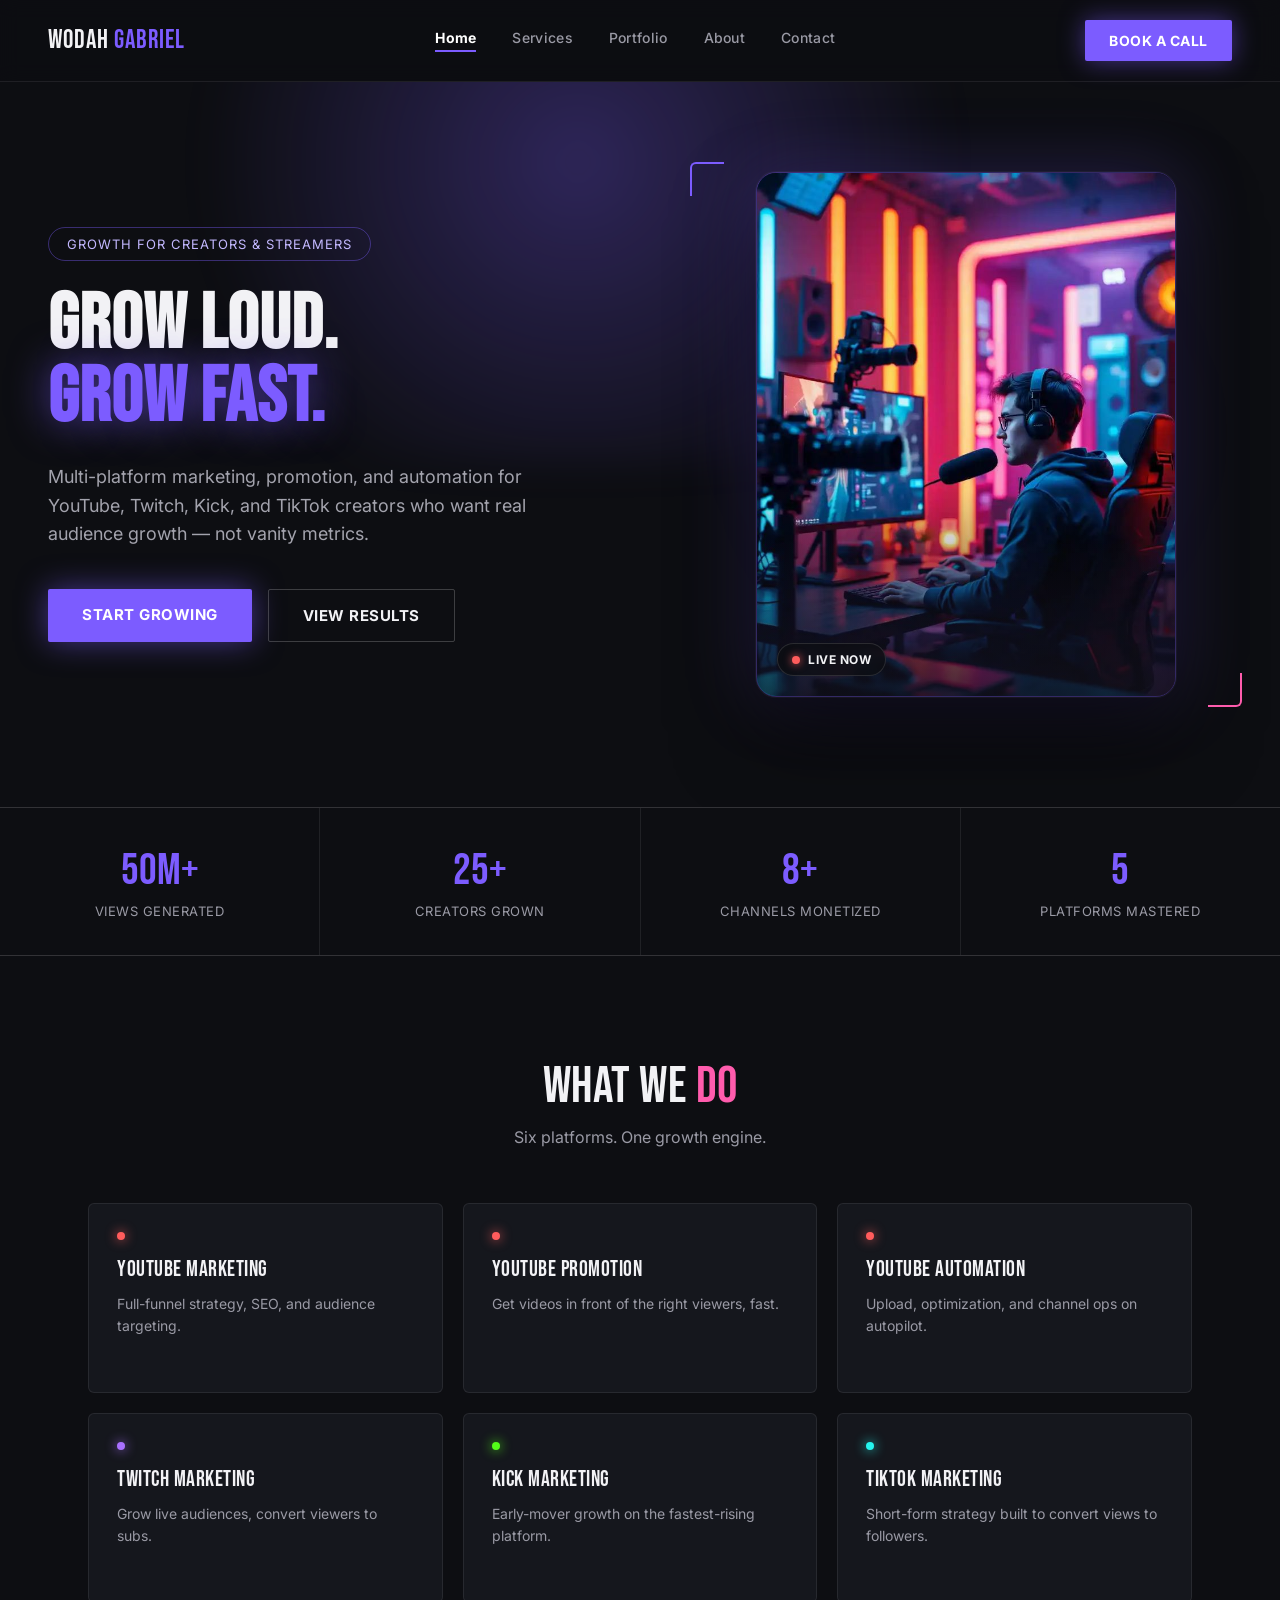
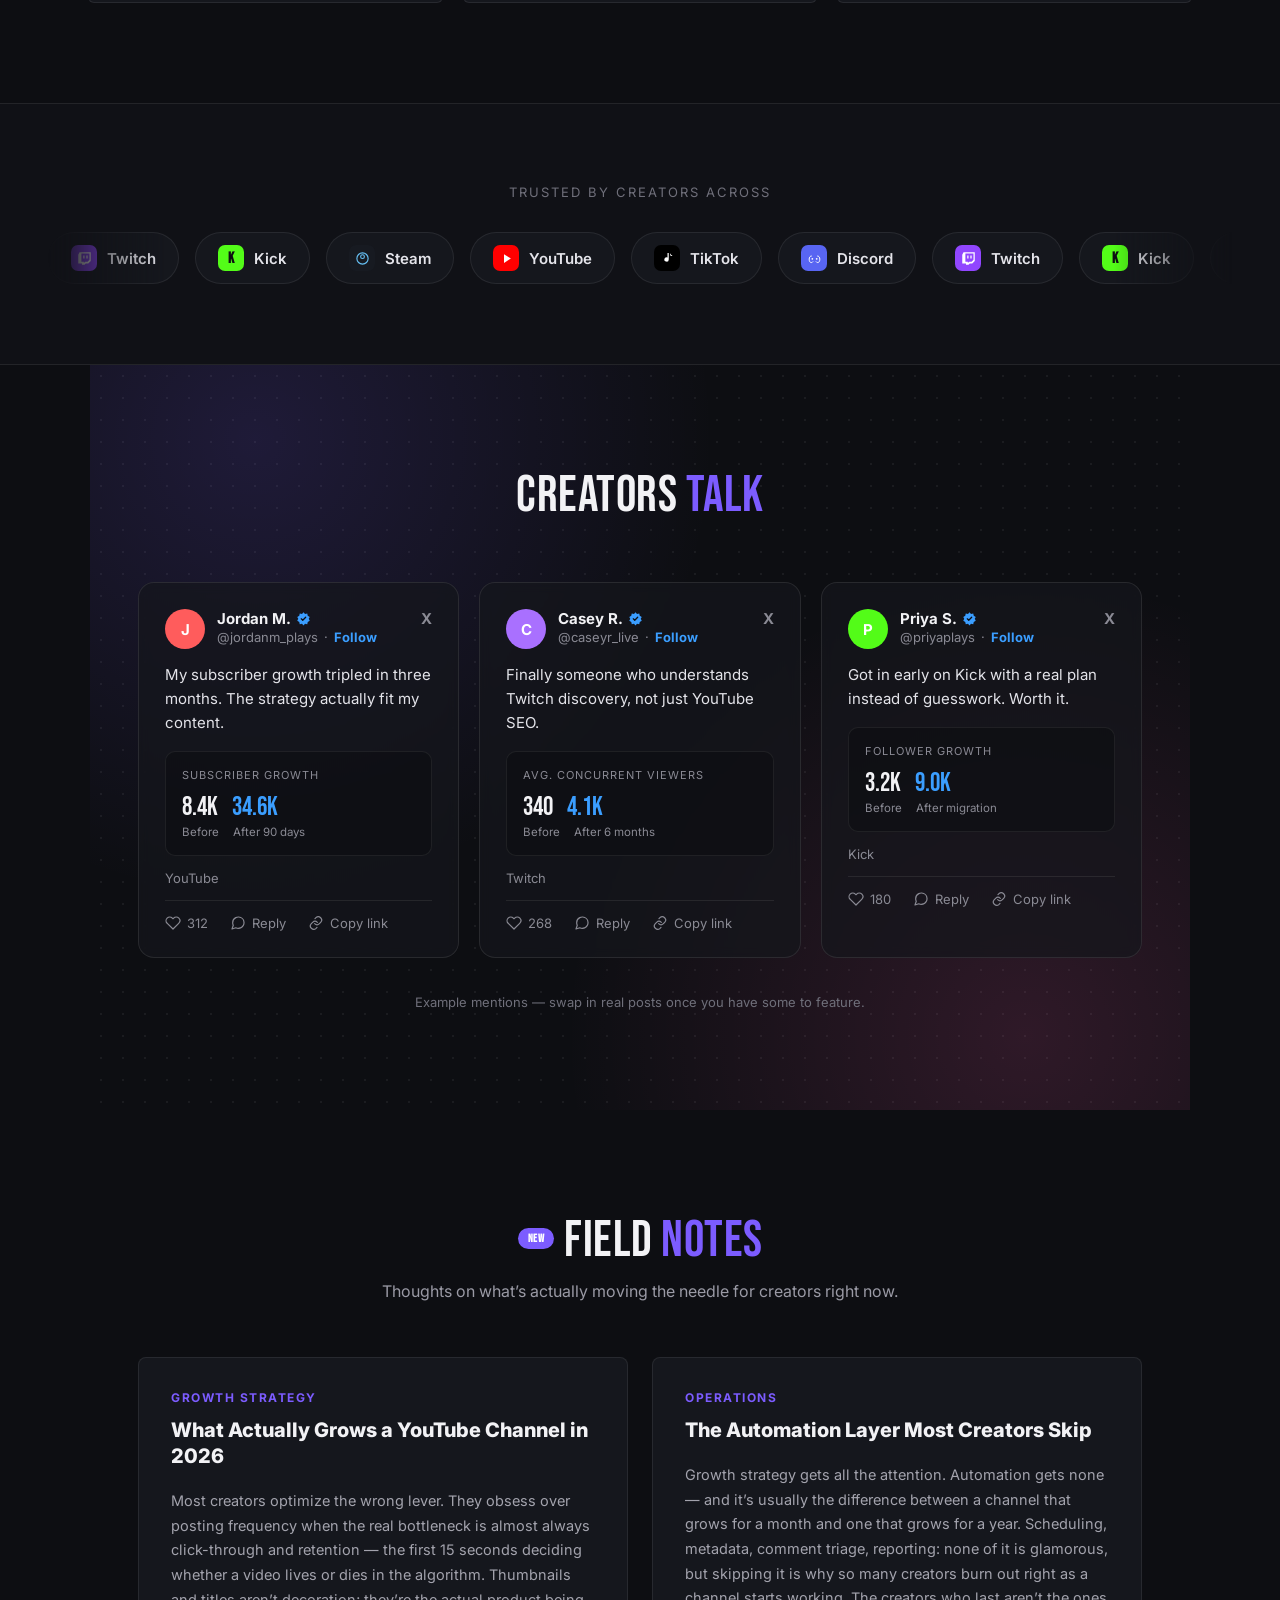
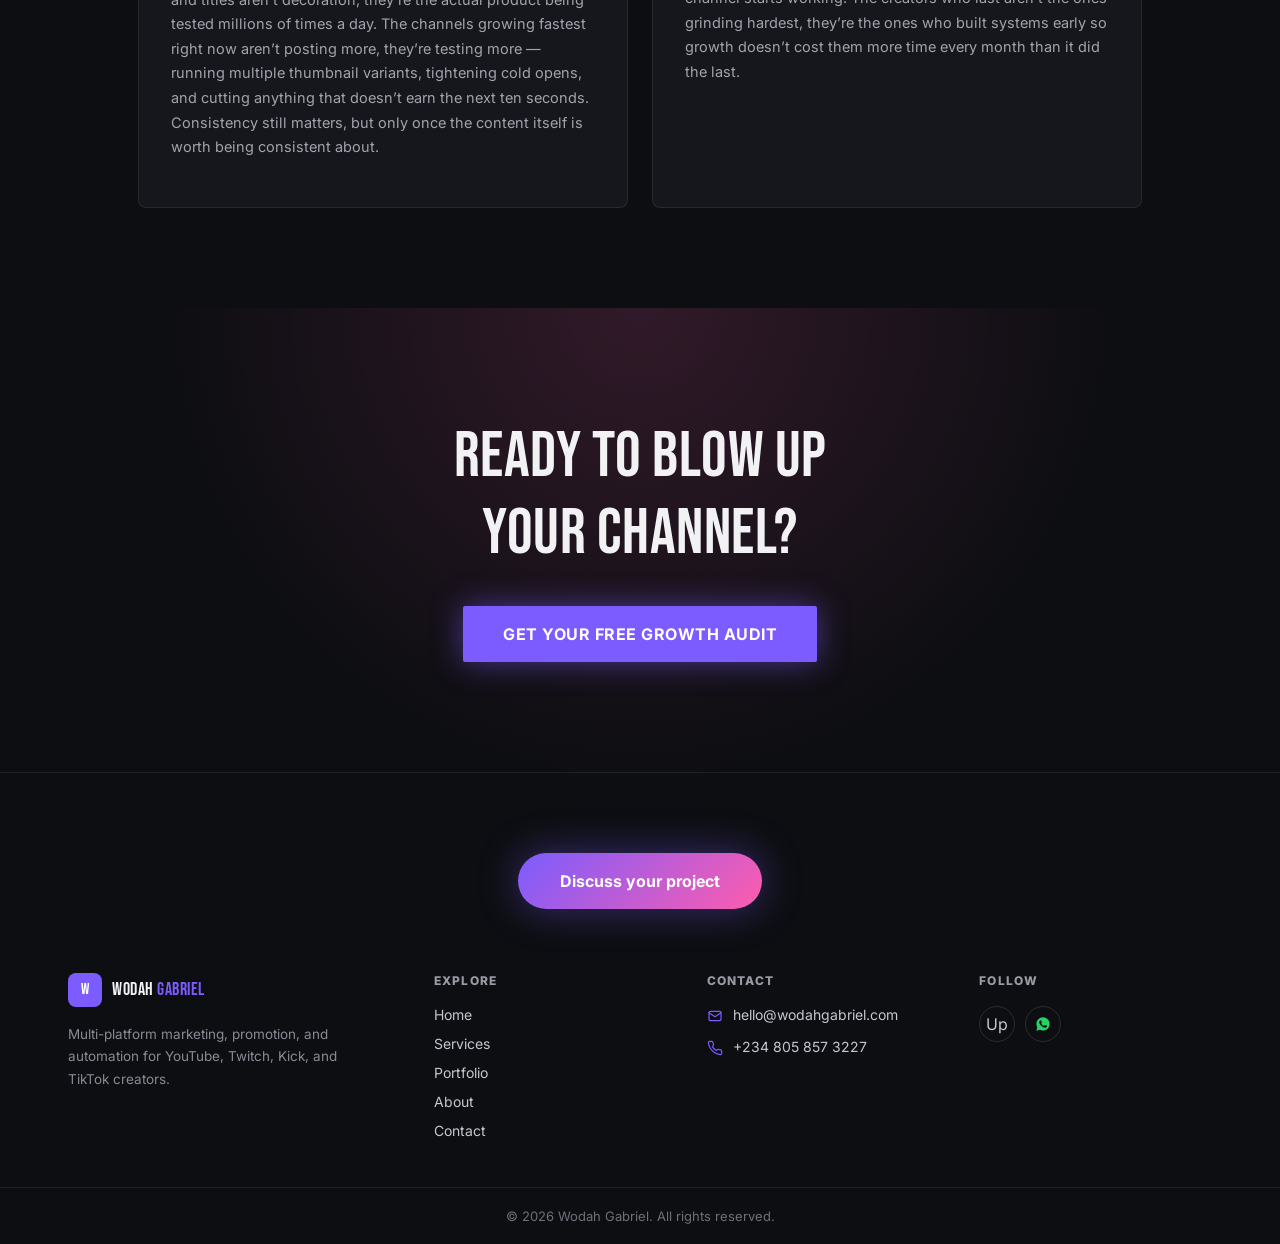
<file: index.html>
<!DOCTYPE html>
<html lang="en">
<head>
<meta charset="utf-8">
<title>Wodah Gabriel — Growth for Creators &amp; Streamers</title>
<meta name="description" content="Multi-platform marketing, promotion, and automation for YouTube, Twitch, Kick, and TikTok creators who want real audience growth.">
<meta name="viewport" content="width=device-width, initial-scale=1">
<link rel="icon" href="assets/favicon.ico" sizes="any">
<link rel="icon" type="image/png" sizes="16x16" href="assets/favicon-16x16.png">
<link rel="icon" type="image/png" sizes="32x32" href="assets/favicon-32x32.png">
<link rel="icon" type="image/png" sizes="192x192" href="assets/favicon-192x192.png">
<link rel="apple-touch-icon" sizes="180x180" href="assets/apple-touch-icon.png">
<link rel="preconnect" href="https://fonts.googleapis.com">
<link href="https://fonts.googleapis.com/css2?family=Bebas+Neue&family=Inter:wght@400;500;600;700;800&display=swap" rel="stylesheet">
<link rel="stylesheet" href="css/style.css">
</head>
<body>

<nav class="nav">
  <a class="nav-logo" href="index.html">WODAH <span class="accent">GABRIEL</span></a>
  <div class="nav-links" id="nav-links">
    <a class="nav-link active" href="index.html">Home</a>
    <a class="nav-link" href="services.html">Services</a>
    <a class="nav-link" href="portfolio.html">Portfolio</a>
    <a class="nav-link" href="about.html">About</a>
    <a class="nav-link" href="contact.html">Contact</a>
  </div>
  <div class="nav-right">
    <a class="btn btn-primary" href="contact.html">BOOK A CALL</a>
    <button class="nav-toggle" id="nav-toggle" aria-label="Toggle menu" aria-expanded="false" aria-controls="nav-links">
      <span></span><span></span><span></span>
    </button>
  </div>
</nav>

<main>
  <section class="hero">
    <div class="hero-glow"></div>
    <div class="hero-grid">
      <div class="hero-content">
        <div class="eyebrow">GROWTH FOR CREATORS &amp; STREAMERS</div>
        <h1 class="display">GROW LOUD.<br><span class="accent">GROW FAST.</span></h1>
        <p class="hero-sub">Multi-platform marketing, promotion, and automation for YouTube, Twitch, Kick, and TikTok creators who want real audience growth — not vanity metrics.</p>
        <div class="hero-actions">
          <a class="btn-hero-primary" href="contact.html">START GROWING</a>
          <a class="btn-hero-secondary" href="portfolio.html">VIEW RESULTS</a>
        </div>
      </div>
      <div class="hero-media">
        <div class="hero-photo-frame">
          <img src="assets/hero-streamer.jpg" alt="Streamer broadcasting live from a neon-lit studio setup">
          <div class="hero-live-badge"><span class="hero-live-dot"></span>LIVE NOW</div>
        </div>
        <div class="hero-frame-corner top-left"></div>
        <div class="hero-frame-corner bottom-right"></div>
      </div>
    </div>
  </section>

  <section class="stats">
    <div class="stat">
      <div class="stat-value">50M+</div>
      <div class="stat-label">VIEWS GENERATED</div>
    </div>
    <div class="stat">
      <div class="stat-value">25+</div>
      <div class="stat-label">CREATORS GROWN</div>
    </div>
    <div class="stat">
      <div class="stat-value">8+</div>
      <div class="stat-label">CHANNELS MONETIZED</div>
    </div>
    <div class="stat">
      <div class="stat-value">5</div>
      <div class="stat-label">PLATFORMS MASTERED</div>
    </div>
  </section>

  <section class="section container-1200">
    <div class="section-head">
      <div class="section-title">WHAT WE <span class="pink">DO</span></div>
      <div class="section-sub">Six platforms. One growth engine.</div>
    </div>
    <div class="services-grid">
      <a class="card service-card" href="services.html" style="--accent:#ff5c5c;">
        <div class="card-flip">
          <div class="card-face card-face-front">
            <div class="dot" style="background:#ff5c5c; box-shadow:0 0 12px #ff5c5c;"></div>
            <div class="service-title">YOUTUBE MARKETING</div>
            <div class="service-blurb">Full-funnel strategy, SEO, and audience targeting.</div>
          </div>
          <div class="card-face card-face-back">
            <div class="dot-lg" style="background:#ff5c5c; box-shadow:0 0 20px #ff5c5c;"></div>
            <div class="service-title">YOUTUBE MARKETING</div>
            <div class="card-cta">EXPLORE SERVICE &rarr;</div>
            <div class="bubbles"><span></span><span></span><span></span><span></span><span></span></div>
          </div>
        </div>
      </a>
      <a class="card service-card" href="services.html" style="--accent:#ff5c5c;">
        <div class="card-flip">
          <div class="card-face card-face-front">
            <div class="dot" style="background:#ff5c5c; box-shadow:0 0 12px #ff5c5c;"></div>
            <div class="service-title">YOUTUBE PROMOTION</div>
            <div class="service-blurb">Get videos in front of the right viewers, fast.</div>
          </div>
          <div class="card-face card-face-back">
            <div class="dot-lg" style="background:#ff5c5c; box-shadow:0 0 20px #ff5c5c;"></div>
            <div class="service-title">YOUTUBE PROMOTION</div>
            <div class="card-cta">EXPLORE SERVICE &rarr;</div>
            <div class="bubbles"><span></span><span></span><span></span><span></span><span></span></div>
          </div>
        </div>
      </a>
      <a class="card service-card" href="services.html" style="--accent:#ff5c5c;">
        <div class="card-flip">
          <div class="card-face card-face-front">
            <div class="dot" style="background:#ff5c5c; box-shadow:0 0 12px #ff5c5c;"></div>
            <div class="service-title">YOUTUBE AUTOMATION</div>
            <div class="service-blurb">Upload, optimization, and channel ops on autopilot.</div>
          </div>
          <div class="card-face card-face-back">
            <div class="dot-lg" style="background:#ff5c5c; box-shadow:0 0 20px #ff5c5c;"></div>
            <div class="service-title">YOUTUBE AUTOMATION</div>
            <div class="card-cta">EXPLORE SERVICE &rarr;</div>
            <div class="bubbles"><span></span><span></span><span></span><span></span><span></span></div>
          </div>
        </div>
      </a>
      <a class="card service-card" href="services.html" style="--accent:#a970ff;">
        <div class="card-flip">
          <div class="card-face card-face-front">
            <div class="dot" style="background:#a970ff; box-shadow:0 0 12px #a970ff;"></div>
            <div class="service-title">TWITCH MARKETING</div>
            <div class="service-blurb">Grow live audiences, convert viewers to subs.</div>
          </div>
          <div class="card-face card-face-back">
            <div class="dot-lg" style="background:#a970ff; box-shadow:0 0 20px #a970ff;"></div>
            <div class="service-title">TWITCH MARKETING</div>
            <div class="card-cta">EXPLORE SERVICE &rarr;</div>
            <div class="bubbles"><span></span><span></span><span></span><span></span><span></span></div>
          </div>
        </div>
      </a>
      <a class="card service-card" href="services.html" style="--accent:#53fc18;">
        <div class="card-flip">
          <div class="card-face card-face-front">
            <div class="dot" style="background:#53fc18; box-shadow:0 0 12px #53fc18;"></div>
            <div class="service-title">KICK MARKETING</div>
            <div class="service-blurb">Early-mover growth on the fastest-rising platform.</div>
          </div>
          <div class="card-face card-face-back">
            <div class="dot-lg" style="background:#53fc18; box-shadow:0 0 20px #53fc18;"></div>
            <div class="service-title">KICK MARKETING</div>
            <div class="card-cta">EXPLORE SERVICE &rarr;</div>
            <div class="bubbles"><span></span><span></span><span></span><span></span><span></span></div>
          </div>
        </div>
      </a>
      <a class="card service-card" href="services.html" style="--accent:#25f4ee;">
        <div class="card-flip">
          <div class="card-face card-face-front">
            <div class="dot" style="background:#25f4ee; box-shadow:0 0 12px #25f4ee;"></div>
            <div class="service-title">TIKTOK MARKETING</div>
            <div class="service-blurb">Short-form strategy built to convert views to followers.</div>
          </div>
          <div class="card-face card-face-back">
            <div class="dot-lg" style="background:#25f4ee; box-shadow:0 0 20px #25f4ee;"></div>
            <div class="service-title">TIKTOK MARKETING</div>
            <div class="card-cta">EXPLORE SERVICE &rarr;</div>
            <div class="bubbles"><span></span><span></span><span></span><span></span><span></span></div>
          </div>
        </div>
      </a>
    </div>
  </section>

  <section class="logos-band">
    <div class="container-1100">
      <div class="logos-label">TRUSTED BY CREATORS ACROSS</div>
    </div>
    <div class="platform-marquee-viewport">
      <div class="platform-marquee-track">
        <div class="logo-pill">
          <div class="logo-pill-icon" style="background:#9146FF;"><svg viewBox="0 0 24 24" fill="#fff"><path d="M4 2 2 6v14h6v2h4l2-2h4l4-4V2H4zm16 12-3 3h-4l-2 2v-2H7V4h13v10z"/><path d="M15 7h2v5h-2zM10 7h2v5h-2z"/></svg></div>
          <div class="logo-pill-name">Twitch</div>
        </div>
        <div class="logo-pill">
          <div class="logo-pill-icon" style="background:#53fc18;"><span style="color:#0d0e12; font-family:'Bebas Neue',sans-serif; font-size:15px; font-weight:800;">K</span></div>
          <div class="logo-pill-name">Kick</div>
        </div>
        <div class="logo-pill">
          <div class="logo-pill-icon" style="background:#171a21;"><svg viewBox="0 0 24 24" fill="none" stroke="#66c0f4" stroke-width="1.8"><circle cx="12" cy="12" r="9"/><circle cx="12" cy="9" r="3"/></svg></div>
          <div class="logo-pill-name">Steam</div>
        </div>
        <div class="logo-pill">
          <div class="logo-pill-icon" style="background:#ff0000;"><svg viewBox="0 0 24 24" fill="#fff"><path d="M8 5v14l11-7z"/></svg></div>
          <div class="logo-pill-name">YouTube</div>
        </div>
        <div class="logo-pill">
          <div class="logo-pill-icon" style="background:#000000;"><svg viewBox="0 0 24 24" fill="#fff"><path d="M14 3v10.5a3.5 3.5 0 1 1-2-3.16V3h2zm2 0c.3 1.8 1.6 3.2 3.4 3.4V8c-1.3-.1-2.5-.6-3.4-1.4V3z"/></svg></div>
          <div class="logo-pill-name">TikTok</div>
        </div>
        <div class="logo-pill">
          <div class="logo-pill-icon" style="background:#5865F2;"><svg viewBox="0 0 24 24" fill="#fff"><path d="M7 8c-2 0-3.5 2-3.5 5s1 5.5 3.5 5.5c1 0 1.8-.5 2.3-1.2M17 8c2 0 3.5 2 3.5 5s-1 5.5-3.5 5.5c-1 0-1.8-.5-2.3-1.2" stroke="#fff" stroke-width="1.6" fill="none" stroke-linecap="round"/><circle cx="8.5" cy="12.5" r="1.4"/><circle cx="15.5" cy="12.5" r="1.4"/></svg></div>
          <div class="logo-pill-name">Discord</div>
        </div>
        <div class="logo-pill">
          <div class="logo-pill-icon" style="background:#9146FF;"><svg viewBox="0 0 24 24" fill="#fff"><path d="M4 2 2 6v14h6v2h4l2-2h4l4-4V2H4zm16 12-3 3h-4l-2 2v-2H7V4h13v10z"/><path d="M15 7h2v5h-2zM10 7h2v5h-2z"/></svg></div>
          <div class="logo-pill-name">Twitch</div>
        </div>
        <div class="logo-pill">
          <div class="logo-pill-icon" style="background:#53fc18;"><span style="color:#0d0e12; font-family:'Bebas Neue',sans-serif; font-size:15px; font-weight:800;">K</span></div>
          <div class="logo-pill-name">Kick</div>
        </div>
        <div class="logo-pill">
          <div class="logo-pill-icon" style="background:#171a21;"><svg viewBox="0 0 24 24" fill="none" stroke="#66c0f4" stroke-width="1.8"><circle cx="12" cy="12" r="9"/><circle cx="12" cy="9" r="3"/></svg></div>
          <div class="logo-pill-name">Steam</div>
        </div>
        <div class="logo-pill">
          <div class="logo-pill-icon" style="background:#ff0000;"><svg viewBox="0 0 24 24" fill="#fff"><path d="M8 5v14l11-7z"/></svg></div>
          <div class="logo-pill-name">YouTube</div>
        </div>
        <div class="logo-pill">
          <div class="logo-pill-icon" style="background:#000000;"><svg viewBox="0 0 24 24" fill="#fff"><path d="M14 3v10.5a3.5 3.5 0 1 1-2-3.16V3h2zm2 0c.3 1.8 1.6 3.2 3.4 3.4V8c-1.3-.1-2.5-.6-3.4-1.4V3z"/></svg></div>
          <div class="logo-pill-name">TikTok</div>
        </div>
        <div class="logo-pill">
          <div class="logo-pill-icon" style="background:#5865F2;"><svg viewBox="0 0 24 24" fill="#fff"><path d="M7 8c-2 0-3.5 2-3.5 5s1 5.5 3.5 5.5c1 0 1.8-.5 2.3-1.2M17 8c2 0 3.5 2 3.5 5s-1 5.5-3.5 5.5c-1 0-1.8-.5-2.3-1.2" stroke="#fff" stroke-width="1.6" fill="none" stroke-linecap="round"/><circle cx="8.5" cy="12.5" r="1.4"/><circle cx="15.5" cy="12.5" r="1.4"/></svg></div>
          <div class="logo-pill-name">Discord</div>
        </div>
      </div>
    </div>
  </section>

  <section class="section testimonials-section container-1100">
    <div class="section-head">
      <div class="section-title">CREATORS <span class="accent">TALK</span></div>
    </div>
    <div class="testimonials-grid">
      <div class="x-card">
        <div class="x-card-header">
          <div class="x-avatar" style="background:#ff5c5c;">J</div>
          <div class="x-meta">
            <div class="x-name-row">
              <span class="x-name">Jordan M.</span>
              <svg class="x-verified" width="15" height="15" viewBox="0 0 24 24"><path fill="#3b9eff" d="M12 2 14.4 4.6 18 4.1l.8 3.6L22 9.5l-1.6 3 1.6 3-3.2 1.9-.8 3.6-3.6-.5L12 23l-2.4-2.5-3.6.5-.8-3.6L2 15.5l1.6-3L2 9.5l3.2-1.8L6 4.1l3.6.5Z"/><path fill="none" stroke="#0d0e12" stroke-width="2" stroke-linecap="round" stroke-linejoin="round" d="m8.5 12.5 2.3 2.3 4.7-4.8"/></svg>
            </div>
            <div class="x-handle-row">
              <span class="x-handle">@jordanm_plays</span>
              <span>&middot;</span>
              <span class="x-follow">Follow</span>
            </div>
          </div>
          <div class="x-logo">X</div>
        </div>
        <div class="x-quote">My subscriber growth tripled in three months. The strategy actually fit my content.</div>
        <div class="x-stat-box">
          <div class="x-stat-label">SUBSCRIBER GROWTH</div>
          <div class="x-stat-row">
            <div class="x-stat-value">8.4K</div>
            <div class="x-stat-value x-stat-after">34.6K</div>
          </div>
          <div class="x-stat-sub-row">
            <div class="x-stat-sub">Before</div>
            <div class="x-stat-sub">After 90 days</div>
          </div>
        </div>
        <div class="x-platform">YouTube</div>
        <div class="x-divider"></div>
        <div class="x-footer">
          <span class="x-footer-item"><svg viewBox="0 0 24 24" fill="none" stroke="currentColor" stroke-width="1.8" stroke-linecap="round" stroke-linejoin="round"><path d="M20.8 4.6a5.5 5.5 0 0 0-7.8 0L12 5.6l-1-1a5.5 5.5 0 0 0-7.8 7.8l1 1L12 21l7.8-7.8 1-1a5.5 5.5 0 0 0 0-7.6z"/></svg> 312</span>
          <span class="x-footer-item"><svg viewBox="0 0 24 24" fill="none" stroke="currentColor" stroke-width="1.8" stroke-linecap="round" stroke-linejoin="round"><path d="M21 11.5a8.38 8.38 0 0 1-.9 3.8 8.5 8.5 0 0 1-7.6 4.7 8.38 8.38 0 0 1-3.8-.9L3 21l1.9-5.7a8.38 8.38 0 0 1-.9-3.8 8.5 8.5 0 0 1 4.7-7.6 8.38 8.38 0 0 1 3.8-.9h.5a8.48 8.48 0 0 1 8 8v.5z"/></svg> Reply</span>
          <span class="x-footer-item"><svg viewBox="0 0 24 24" fill="none" stroke="currentColor" stroke-width="1.8" stroke-linecap="round" stroke-linejoin="round"><path d="M10 13a5 5 0 0 0 7.07 0l1.93-1.93a5 5 0 0 0-7.07-7.07L10.5 5.5"/><path d="M14 11a5 5 0 0 0-7.07 0L5 12.93a5 5 0 0 0 7.07 7.07L13.5 18.5"/></svg> Copy link</span>
        </div>
      </div>
      <div class="x-card">
        <div class="x-card-header">
          <div class="x-avatar" style="background:#a970ff;">C</div>
          <div class="x-meta">
            <div class="x-name-row">
              <span class="x-name">Casey R.</span>
              <svg class="x-verified" width="15" height="15" viewBox="0 0 24 24"><path fill="#3b9eff" d="M12 2 14.4 4.6 18 4.1l.8 3.6L22 9.5l-1.6 3 1.6 3-3.2 1.9-.8 3.6-3.6-.5L12 23l-2.4-2.5-3.6.5-.8-3.6L2 15.5l1.6-3L2 9.5l3.2-1.8L6 4.1l3.6.5Z"/><path fill="none" stroke="#0d0e12" stroke-width="2" stroke-linecap="round" stroke-linejoin="round" d="m8.5 12.5 2.3 2.3 4.7-4.8"/></svg>
            </div>
            <div class="x-handle-row">
              <span class="x-handle">@caseyr_live</span>
              <span>&middot;</span>
              <span class="x-follow">Follow</span>
            </div>
          </div>
          <div class="x-logo">X</div>
        </div>
        <div class="x-quote">Finally someone who understands Twitch discovery, not just YouTube SEO.</div>
        <div class="x-stat-box">
          <div class="x-stat-label">AVG. CONCURRENT VIEWERS</div>
          <div class="x-stat-row">
            <div class="x-stat-value">340</div>
            <div class="x-stat-value x-stat-after">4.1K</div>
          </div>
          <div class="x-stat-sub-row">
            <div class="x-stat-sub">Before</div>
            <div class="x-stat-sub">After 6 months</div>
          </div>
        </div>
        <div class="x-platform">Twitch</div>
        <div class="x-divider"></div>
        <div class="x-footer">
          <span class="x-footer-item"><svg viewBox="0 0 24 24" fill="none" stroke="currentColor" stroke-width="1.8" stroke-linecap="round" stroke-linejoin="round"><path d="M20.8 4.6a5.5 5.5 0 0 0-7.8 0L12 5.6l-1-1a5.5 5.5 0 0 0-7.8 7.8l1 1L12 21l7.8-7.8 1-1a5.5 5.5 0 0 0 0-7.6z"/></svg> 268</span>
          <span class="x-footer-item"><svg viewBox="0 0 24 24" fill="none" stroke="currentColor" stroke-width="1.8" stroke-linecap="round" stroke-linejoin="round"><path d="M21 11.5a8.38 8.38 0 0 1-.9 3.8 8.5 8.5 0 0 1-7.6 4.7 8.38 8.38 0 0 1-3.8-.9L3 21l1.9-5.7a8.38 8.38 0 0 1-.9-3.8 8.5 8.5 0 0 1 4.7-7.6 8.38 8.38 0 0 1 3.8-.9h.5a8.48 8.48 0 0 1 8 8v.5z"/></svg> Reply</span>
          <span class="x-footer-item"><svg viewBox="0 0 24 24" fill="none" stroke="currentColor" stroke-width="1.8" stroke-linecap="round" stroke-linejoin="round"><path d="M10 13a5 5 0 0 0 7.07 0l1.93-1.93a5 5 0 0 0-7.07-7.07L10.5 5.5"/><path d="M14 11a5 5 0 0 0-7.07 0L5 12.93a5 5 0 0 0 7.07 7.07L13.5 18.5"/></svg> Copy link</span>
        </div>
      </div>
      <div class="x-card">
        <div class="x-card-header">
          <div class="x-avatar" style="background:#53fc18;">P</div>
          <div class="x-meta">
            <div class="x-name-row">
              <span class="x-name">Priya S.</span>
              <svg class="x-verified" width="15" height="15" viewBox="0 0 24 24"><path fill="#3b9eff" d="M12 2 14.4 4.6 18 4.1l.8 3.6L22 9.5l-1.6 3 1.6 3-3.2 1.9-.8 3.6-3.6-.5L12 23l-2.4-2.5-3.6.5-.8-3.6L2 15.5l1.6-3L2 9.5l3.2-1.8L6 4.1l3.6.5Z"/><path fill="none" stroke="#0d0e12" stroke-width="2" stroke-linecap="round" stroke-linejoin="round" d="m8.5 12.5 2.3 2.3 4.7-4.8"/></svg>
            </div>
            <div class="x-handle-row">
              <span class="x-handle">@priyaplays</span>
              <span>&middot;</span>
              <span class="x-follow">Follow</span>
            </div>
          </div>
          <div class="x-logo">X</div>
        </div>
        <div class="x-quote">Got in early on Kick with a real plan instead of guesswork. Worth it.</div>
        <div class="x-stat-box">
          <div class="x-stat-label">FOLLOWER GROWTH</div>
          <div class="x-stat-row">
            <div class="x-stat-value">3.2K</div>
            <div class="x-stat-value x-stat-after">9.0K</div>
          </div>
          <div class="x-stat-sub-row">
            <div class="x-stat-sub">Before</div>
            <div class="x-stat-sub">After migration</div>
          </div>
        </div>
        <div class="x-platform">Kick</div>
        <div class="x-divider"></div>
        <div class="x-footer">
          <span class="x-footer-item"><svg viewBox="0 0 24 24" fill="none" stroke="currentColor" stroke-width="1.8" stroke-linecap="round" stroke-linejoin="round"><path d="M20.8 4.6a5.5 5.5 0 0 0-7.8 0L12 5.6l-1-1a5.5 5.5 0 0 0-7.8 7.8l1 1L12 21l7.8-7.8 1-1a5.5 5.5 0 0 0 0-7.6z"/></svg> 180</span>
          <span class="x-footer-item"><svg viewBox="0 0 24 24" fill="none" stroke="currentColor" stroke-width="1.8" stroke-linecap="round" stroke-linejoin="round"><path d="M21 11.5a8.38 8.38 0 0 1-.9 3.8 8.5 8.5 0 0 1-7.6 4.7 8.38 8.38 0 0 1-3.8-.9L3 21l1.9-5.7a8.38 8.38 0 0 1-.9-3.8 8.5 8.5 0 0 1 4.7-7.6 8.38 8.38 0 0 1 3.8-.9h.5a8.48 8.48 0 0 1 8 8v.5z"/></svg> Reply</span>
          <span class="x-footer-item"><svg viewBox="0 0 24 24" fill="none" stroke="currentColor" stroke-width="1.8" stroke-linecap="round" stroke-linejoin="round"><path d="M10 13a5 5 0 0 0 7.07 0l1.93-1.93a5 5 0 0 0-7.07-7.07L10.5 5.5"/><path d="M14 11a5 5 0 0 0-7.07 0L5 12.93a5 5 0 0 0 7.07 7.07L13.5 18.5"/></svg> Copy link</span>
        </div>
      </div>
    </div>
    <div class="testimonials-disclaimer">Example mentions &mdash; swap in real posts once you have some to feature.</div>
  </section>

  <section class="section container-1100">
    <div class="section-head">
      <div class="section-title"><span class="new-badge">NEW</span>FIELD <span class="accent">NOTES</span></div>
      <div class="section-sub">Thoughts on what&rsquo;s actually moving the needle for creators right now.</div>
    </div>
    <div class="field-notes-grid">
      <article class="field-note-card">
        <div class="field-note-tag">GROWTH STRATEGY</div>
        <h3 class="field-note-title">What Actually Grows a YouTube Channel in 2026</h3>
        <p class="field-note-body">Most creators optimize the wrong lever. They obsess over posting frequency when the real bottleneck is almost always click-through and retention — the first 15 seconds deciding whether a video lives or dies in the algorithm. Thumbnails and titles aren&rsquo;t decoration; they&rsquo;re the actual product being tested millions of times a day. The channels growing fastest right now aren&rsquo;t posting more, they&rsquo;re testing more — running multiple thumbnail variants, tightening cold opens, and cutting anything that doesn&rsquo;t earn the next ten seconds. Consistency still matters, but only once the content itself is worth being consistent about.</p>
      </article>
      <article class="field-note-card">
        <div class="field-note-tag">OPERATIONS</div>
        <h3 class="field-note-title">The Automation Layer Most Creators Skip</h3>
        <p class="field-note-body">Growth strategy gets all the attention. Automation gets none — and it&rsquo;s usually the difference between a channel that grows for a month and one that grows for a year. Scheduling, metadata, comment triage, reporting: none of it is glamorous, but skipping it is why so many creators burn out right as a channel starts working. The creators who last aren&rsquo;t the ones grinding hardest, they&rsquo;re the ones who built systems early so growth doesn&rsquo;t cost them more time every month than it did the last.</p>
      </article>
    </div>
  </section>

  <section class="cta-band">
    <div class="cta-title">READY TO BLOW UP<br>YOUR CHANNEL?</div>
    <a class="cta-btn" href="contact.html">GET YOUR FREE GROWTH AUDIT</a>
  </section>
</main>

<footer class="footer">
  <div class="footer-cta-wrap">
    <a class="footer-cta-btn" href="contact.html">Discuss your project</a>
  </div>
  <div class="footer-main">
    <div>
      <div class="footer-brand-row">
        <div class="footer-mark">W</div>
        <div class="footer-brand-name">WODAH <span class="accent">GABRIEL</span></div>
      </div>
      <div class="footer-desc">Multi-platform marketing, promotion, and automation for YouTube, Twitch, Kick, and TikTok creators.</div>
    </div>
    <div>
      <div class="footer-col-title">EXPLORE</div>
      <div class="footer-links">
        <a href="index.html">Home</a>
        <a href="services.html">Services</a>
        <a href="portfolio.html">Portfolio</a>
        <a href="about.html">About</a>
        <a href="contact.html">Contact</a>
      </div>
    </div>
    <div>
      <div class="footer-col-title">CONTACT</div>
      <div class="footer-contact-item"><svg viewBox="0 0 24 24" fill="none" stroke="currentColor" stroke-width="1.8" stroke-linecap="round" stroke-linejoin="round"><rect x="3" y="5" width="18" height="14" rx="2"/><path d="m3 7 9 6 9-6"/></svg><a href="mailto:hello@wodahgabriel.com">hello@wodahgabriel.com</a></div>
      <div class="footer-contact-item"><svg viewBox="0 0 24 24" fill="none" stroke="currentColor" stroke-width="1.8" stroke-linecap="round" stroke-linejoin="round"><path d="M22 16.9v3a2 2 0 0 1-2.2 2 19.8 19.8 0 0 1-8.6-3.1 19.5 19.5 0 0 1-6-6A19.8 19.8 0 0 1 2.1 4.2 2 2 0 0 1 4.1 2h3a2 2 0 0 1 2 1.7c.1.9.3 1.8.6 2.7a2 2 0 0 1-.4 2.1L8 9.9a16 16 0 0 0 6 6l1.4-1.4a2 2 0 0 1 2.1-.4c.9.3 1.8.5 2.7.6a2 2 0 0 1 1.8 2z"/></svg><a href="tel:+2348058573227">+234 805 857 3227</a></div>
    </div>
    <div>
      <div class="footer-col-title">FOLLOW</div>
      <div class="footer-social-row">
        <a class="footer-social-icon" href="https://www.upwork.com/freelancers/~018749afb4ba446076" target="_blank" rel="noopener" title="Upwork">Up</a>
        <a class="footer-social-icon" href="https://wa.me/2348058573227" target="_blank" rel="noopener" title="WhatsApp" style="color:#25D366;"><svg viewBox="0 0 24 24" fill="currentColor"><path d="M12.04 2C6.58 2 2.13 6.45 2.13 11.91c0 1.77.46 3.44 1.35 4.93L2 22l5.31-1.39a9.9 9.9 0 0 0 4.73 1.2h.01c5.46 0 9.9-4.45 9.9-9.9C21.96 6.45 17.5 2 12.04 2zm5.8 14.07c-.24.68-1.4 1.3-1.93 1.38-.5.08-1.13.11-1.82-.11-.42-.13-.96-.31-1.65-.6-2.9-1.25-4.79-4.17-4.94-4.36-.14-.19-1.18-1.57-1.18-3 0-1.42.75-2.12 1.02-2.41.27-.29.58-.36.78-.36.2 0 .39 0 .56.01.18.01.42-.07.66.5.24.58.82 2 .89 2.15.07.15.12.32.02.51-.1.19-.15.31-.3.48-.15.17-.31.38-.44.51-.15.15-.3.31-.13.6.17.29.76 1.25 1.63 2.02 1.12 1 2.06 1.31 2.35 1.46.29.15.46.13.63-.08.17-.2.72-.84.91-1.13.19-.29.38-.24.64-.14.26.1 1.65.78 1.93.92.28.14.47.21.54.33.07.12.07.68-.17 1.36z"/></svg></a>
      </div>
    </div>
  </div>
  <div class="footer-bottom">&copy; 2026 Wodah Gabriel. All rights reserved.</div>
</footer>

<script src="js/nav.js"></script>
<script src="js/counters.js"></script>

<!--Start of Tawk.to Script-->
<script type="text/javascript">
var Tawk_API=Tawk_API||{}, Tawk_LoadStart=new Date();
(function(){
var s1=document.createElement("script"),s0=document.getElementsByTagName("script")[0];
s1.async=true;
s1.src='https://embed.tawk.to/6a82f00764b484344ea62bf2/1k07nj7de';
s1.charset='UTF-8';
s1.setAttribute('crossorigin','*');
s0.parentNode.insertBefore(s1,s0);
})();
</script>
<!--End of Tawk.to Script-->
</body>
</html>
</file>
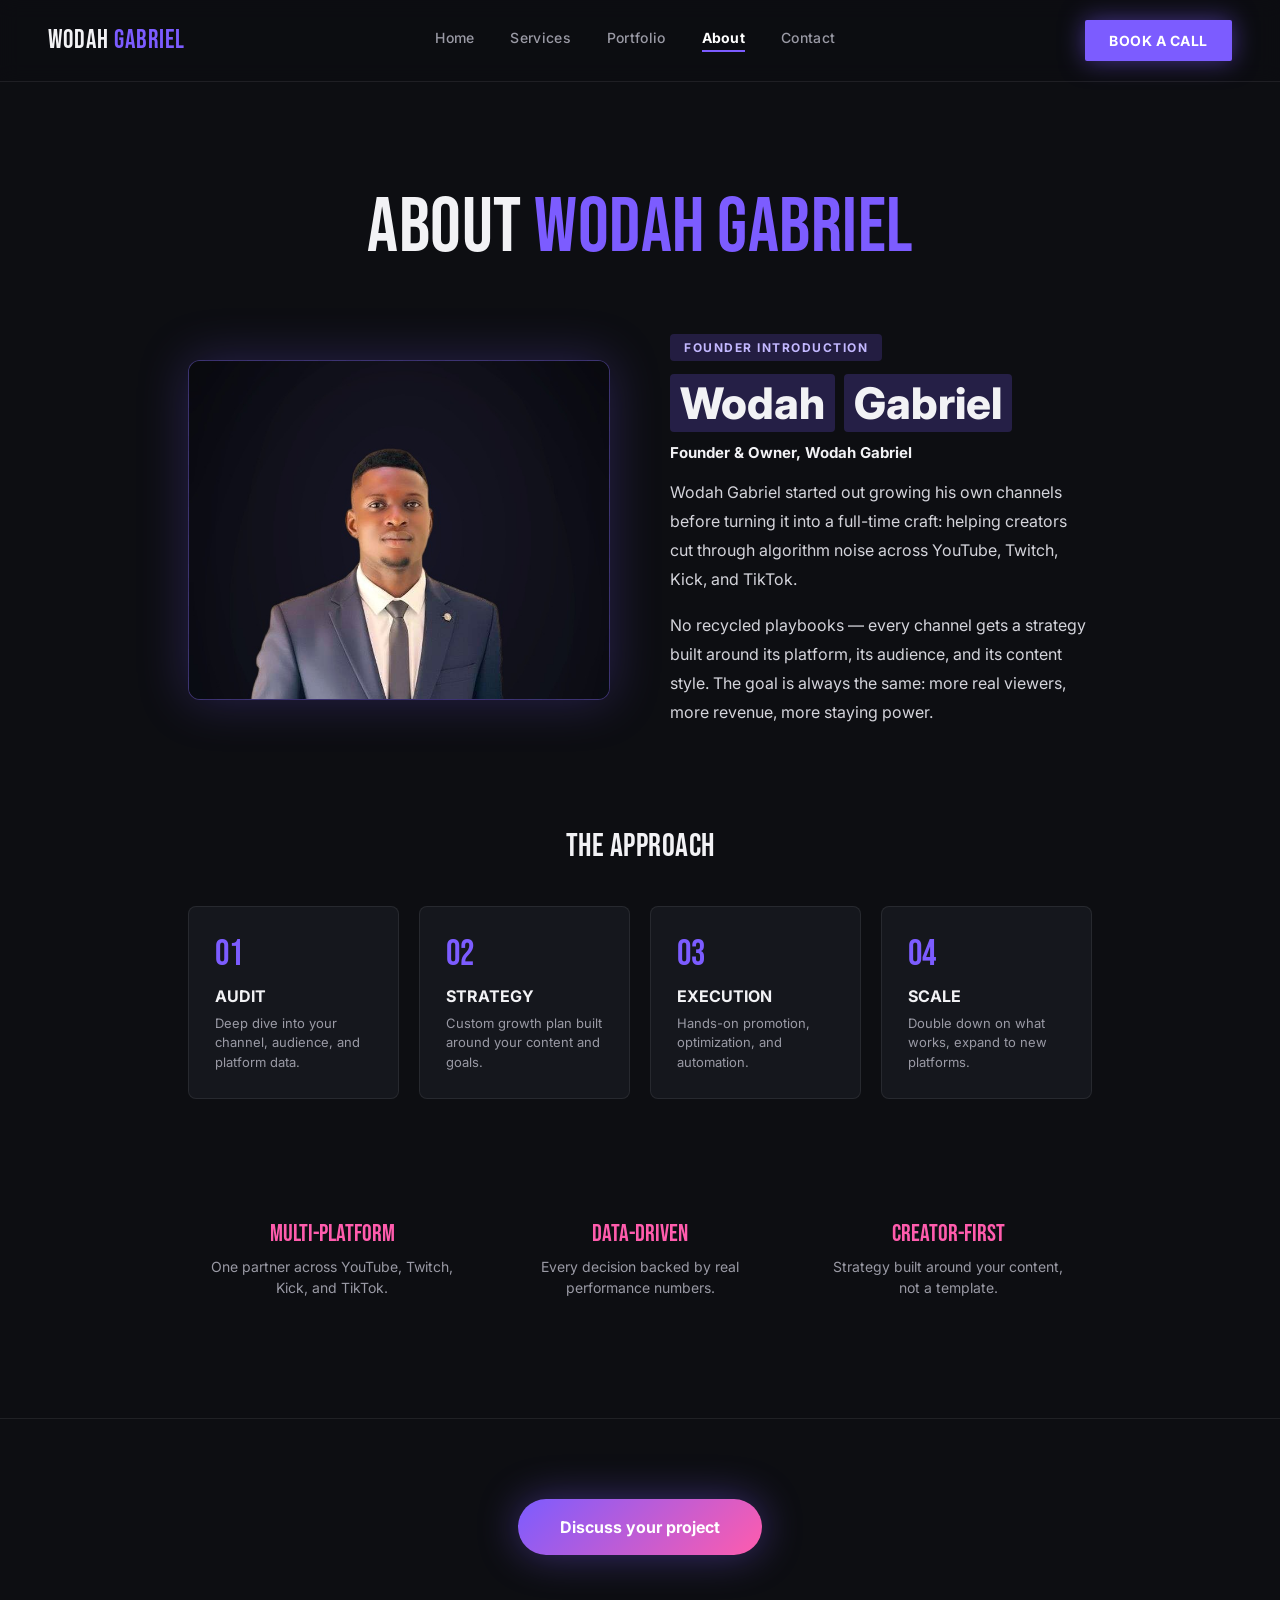
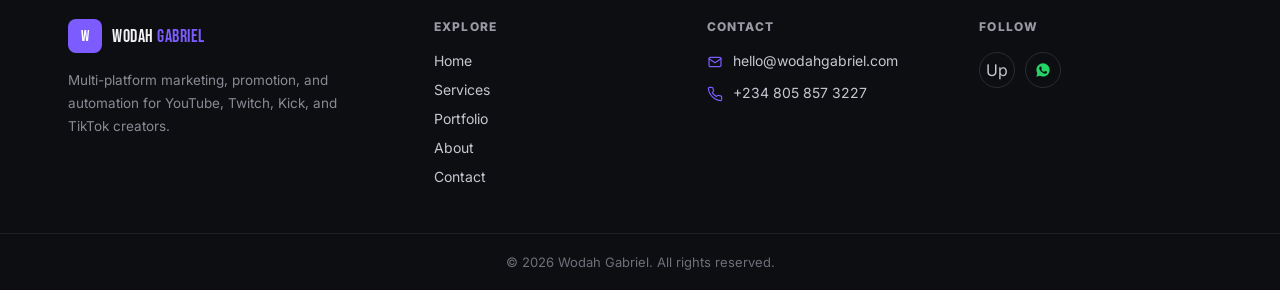
<file: about.html>
<!DOCTYPE html>
<html lang="en">
<head>
<meta charset="utf-8">
<title>About — Wodah Gabriel</title>
<meta name="description" content="Wodah Gabriel helps creators cut through algorithm noise across YouTube, Twitch, Kick, and TikTok.">
<meta name="viewport" content="width=device-width, initial-scale=1">
<link rel="icon" href="assets/favicon.ico" sizes="any">
<link rel="icon" type="image/png" sizes="16x16" href="assets/favicon-16x16.png">
<link rel="icon" type="image/png" sizes="32x32" href="assets/favicon-32x32.png">
<link rel="icon" type="image/png" sizes="192x192" href="assets/favicon-192x192.png">
<link rel="apple-touch-icon" sizes="180x180" href="assets/apple-touch-icon.png">
<link rel="preconnect" href="https://fonts.googleapis.com">
<link href="https://fonts.googleapis.com/css2?family=Bebas+Neue&family=Inter:wght@400;500;600;700;800&display=swap" rel="stylesheet">
<link rel="stylesheet" href="css/style.css">
</head>
<body>

<nav class="nav">
  <a class="nav-logo" href="index.html">WODAH <span class="accent">GABRIEL</span></a>
  <div class="nav-links" id="nav-links">
    <a class="nav-link" href="index.html">Home</a>
    <a class="nav-link" href="services.html">Services</a>
    <a class="nav-link" href="portfolio.html">Portfolio</a>
    <a class="nav-link active" href="about.html">About</a>
    <a class="nav-link" href="contact.html">Contact</a>
  </div>
  <div class="nav-right">
    <a class="btn btn-primary" href="contact.html">BOOK A CALL</a>
    <button class="nav-toggle" id="nav-toggle" aria-label="Toggle menu" aria-expanded="false" aria-controls="nav-links">
      <span></span><span></span><span></span>
    </button>
  </div>
</nav>

<main>
  <div class="about-intro container-narrow">
    <div class="page-title" style="text-align:center;">ABOUT <span class="accent">WODAH GABRIEL</span></div>

    <div class="about-grid">
      <div class="about-photo"><img src="assets/founder-photo.jpg" alt="Wodah Gabriel, Founder"></div>
      <div>
        <div class="founder-eyebrow">FOUNDER INTRODUCTION</div>
        <div class="founder-name"><span class="hl">Wodah</span> <span class="hl">Gabriel</span></div>
        <div class="founder-role">Founder &amp; Owner, Wodah Gabriel</div>
        <div class="about-copy founder-bio">
          <p>Wodah Gabriel started out growing his own channels before turning it into a full-time craft: helping creators cut through algorithm noise across YouTube, Twitch, Kick, and TikTok.</p>
          <p>No recycled playbooks — every channel gets a strategy built around its platform, its audience, and its content style. The goal is always the same: more real viewers, more revenue, more staying power.</p>
        </div>
      </div>
    </div>

    <div class="approach-section">
      <div class="approach-title">THE APPROACH</div>
      <div class="approach-grid">
        <div class="approach-card">
          <div class="approach-num">01</div>
          <div class="approach-card-title">AUDIT</div>
          <div class="approach-desc">Deep dive into your channel, audience, and platform data.</div>
        </div>
        <div class="approach-card">
          <div class="approach-num">02</div>
          <div class="approach-card-title">STRATEGY</div>
          <div class="approach-desc">Custom growth plan built around your content and goals.</div>
        </div>
        <div class="approach-card">
          <div class="approach-num">03</div>
          <div class="approach-card-title">EXECUTION</div>
          <div class="approach-desc">Hands-on promotion, optimization, and automation.</div>
        </div>
        <div class="approach-card">
          <div class="approach-num">04</div>
          <div class="approach-card-title">SCALE</div>
          <div class="approach-desc">Double down on what works, expand to new platforms.</div>
        </div>
      </div>
    </div>

    <div class="why-us-grid">
      <div class="why-us-item">
        <div class="why-us-title">MULTI-PLATFORM</div>
        <div class="why-us-desc">One partner across YouTube, Twitch, Kick, and TikTok.</div>
      </div>
      <div class="why-us-item">
        <div class="why-us-title">DATA-DRIVEN</div>
        <div class="why-us-desc">Every decision backed by real performance numbers.</div>
      </div>
      <div class="why-us-item">
        <div class="why-us-title">CREATOR-FIRST</div>
        <div class="why-us-desc">Strategy built around your content, not a template.</div>
      </div>
    </div>
  </div>
</main>

<footer class="footer">
  <div class="footer-cta-wrap">
    <a class="footer-cta-btn" href="contact.html">Discuss your project</a>
  </div>
  <div class="footer-main">
    <div>
      <div class="footer-brand-row">
        <div class="footer-mark">W</div>
        <div class="footer-brand-name">WODAH <span class="accent">GABRIEL</span></div>
      </div>
      <div class="footer-desc">Multi-platform marketing, promotion, and automation for YouTube, Twitch, Kick, and TikTok creators.</div>
    </div>
    <div>
      <div class="footer-col-title">EXPLORE</div>
      <div class="footer-links">
        <a href="index.html">Home</a>
        <a href="services.html">Services</a>
        <a href="portfolio.html">Portfolio</a>
        <a href="about.html">About</a>
        <a href="contact.html">Contact</a>
      </div>
    </div>
    <div>
      <div class="footer-col-title">CONTACT</div>
      <div class="footer-contact-item"><svg viewBox="0 0 24 24" fill="none" stroke="currentColor" stroke-width="1.8" stroke-linecap="round" stroke-linejoin="round"><rect x="3" y="5" width="18" height="14" rx="2"/><path d="m3 7 9 6 9-6"/></svg><a href="mailto:hello@wodahgabriel.com">hello@wodahgabriel.com</a></div>
      <div class="footer-contact-item"><svg viewBox="0 0 24 24" fill="none" stroke="currentColor" stroke-width="1.8" stroke-linecap="round" stroke-linejoin="round"><path d="M22 16.9v3a2 2 0 0 1-2.2 2 19.8 19.8 0 0 1-8.6-3.1 19.5 19.5 0 0 1-6-6A19.8 19.8 0 0 1 2.1 4.2 2 2 0 0 1 4.1 2h3a2 2 0 0 1 2 1.7c.1.9.3 1.8.6 2.7a2 2 0 0 1-.4 2.1L8 9.9a16 16 0 0 0 6 6l1.4-1.4a2 2 0 0 1 2.1-.4c.9.3 1.8.5 2.7.6a2 2 0 0 1 1.8 2z"/></svg><a href="tel:+2348058573227">+234 805 857 3227</a></div>
    </div>
    <div>
      <div class="footer-col-title">FOLLOW</div>
      <div class="footer-social-row">
        <a class="footer-social-icon" href="https://www.upwork.com/freelancers/~018749afb4ba446076" target="_blank" rel="noopener" title="Upwork">Up</a>
        <a class="footer-social-icon" href="https://wa.me/2348058573227" target="_blank" rel="noopener" title="WhatsApp" style="color:#25D366;"><svg viewBox="0 0 24 24" fill="currentColor"><path d="M12.04 2C6.58 2 2.13 6.45 2.13 11.91c0 1.77.46 3.44 1.35 4.93L2 22l5.31-1.39a9.9 9.9 0 0 0 4.73 1.2h.01c5.46 0 9.9-4.45 9.9-9.9C21.96 6.45 17.5 2 12.04 2zm5.8 14.07c-.24.68-1.4 1.3-1.93 1.38-.5.08-1.13.11-1.82-.11-.42-.13-.96-.31-1.65-.6-2.9-1.25-4.79-4.17-4.94-4.36-.14-.19-1.18-1.57-1.18-3 0-1.42.75-2.12 1.02-2.41.27-.29.58-.36.78-.36.2 0 .39 0 .56.01.18.01.42-.07.66.5.24.58.82 2 .89 2.15.07.15.12.32.02.51-.1.19-.15.31-.3.48-.15.17-.31.38-.44.51-.15.15-.3.31-.13.6.17.29.76 1.25 1.63 2.02 1.12 1 2.06 1.31 2.35 1.46.29.15.46.13.63-.08.17-.2.72-.84.91-1.13.19-.29.38-.24.64-.14.26.1 1.65.78 1.93.92.28.14.47.21.54.33.07.12.07.68-.17 1.36z"/></svg></a>
      </div>
    </div>
  </div>
  <div class="footer-bottom">&copy; 2026 Wodah Gabriel. All rights reserved.</div>
</footer>

<script src="js/nav.js"></script>

<!--Start of Tawk.to Script-->
<script type="text/javascript">
var Tawk_API=Tawk_API||{}, Tawk_LoadStart=new Date();
(function(){
var s1=document.createElement("script"),s0=document.getElementsByTagName("script")[0];
s1.async=true;
s1.src='https://embed.tawk.to/6a82f00764b484344ea62bf2/1k07nj7de';
s1.charset='UTF-8';
s1.setAttribute('crossorigin','*');
s0.parentNode.insertBefore(s1,s0);
})();
</script>
<!--End of Tawk.to Script-->
</body>
</html>
</file>
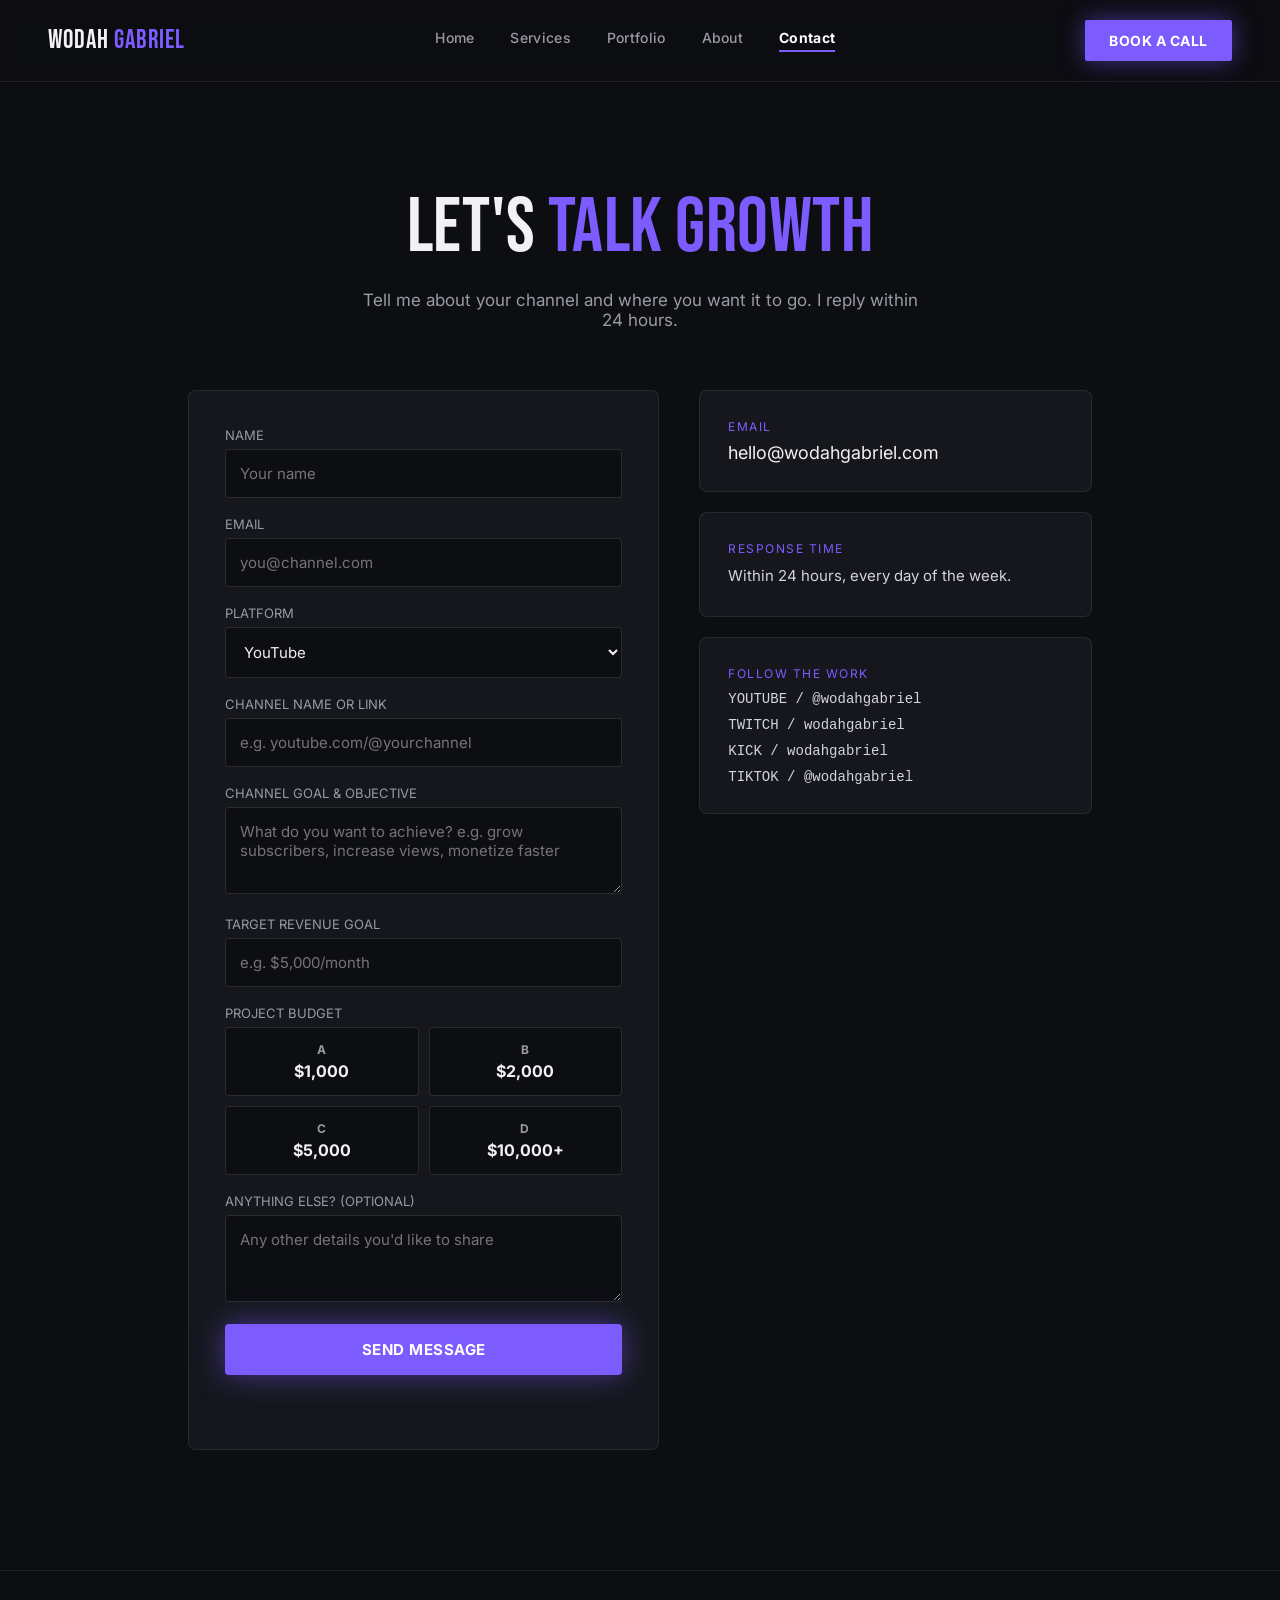
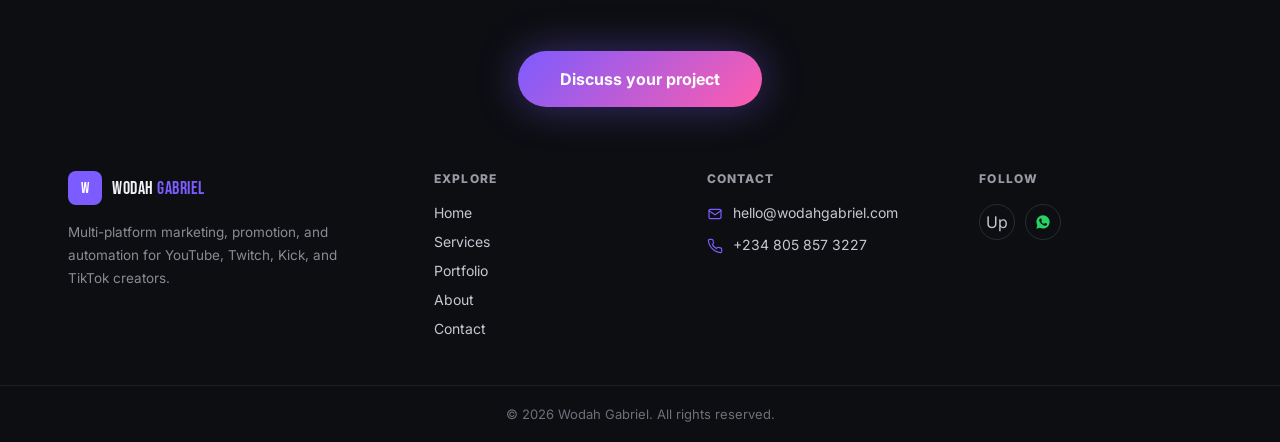
<file: contact.html>
<!DOCTYPE html>
<html lang="en">
<head>
<meta charset="utf-8">
<title>Contact — Wodah Gabriel</title>
<meta name="description" content="Tell Wodah Gabriel about your channel and where you want it to go. Replies within 24 hours.">
<meta name="viewport" content="width=device-width, initial-scale=1">
<link rel="icon" href="assets/favicon.ico" sizes="any">
<link rel="icon" type="image/png" sizes="16x16" href="assets/favicon-16x16.png">
<link rel="icon" type="image/png" sizes="32x32" href="assets/favicon-32x32.png">
<link rel="icon" type="image/png" sizes="192x192" href="assets/favicon-192x192.png">
<link rel="apple-touch-icon" sizes="180x180" href="assets/apple-touch-icon.png">
<link rel="preconnect" href="https://fonts.googleapis.com">
<link href="https://fonts.googleapis.com/css2?family=Bebas+Neue&family=Inter:wght@400;500;600;700;800&display=swap" rel="stylesheet">
<link rel="stylesheet" href="css/style.css">
</head>
<body>

<nav class="nav">
  <a class="nav-logo" href="index.html">WODAH <span class="accent">GABRIEL</span></a>
  <div class="nav-links" id="nav-links">
    <a class="nav-link" href="index.html">Home</a>
    <a class="nav-link" href="services.html">Services</a>
    <a class="nav-link" href="portfolio.html">Portfolio</a>
    <a class="nav-link" href="about.html">About</a>
    <a class="nav-link active" href="contact.html">Contact</a>
  </div>
  <div class="nav-right">
    <a class="btn btn-primary" href="contact.html">BOOK A CALL</a>
    <button class="nav-toggle" id="nav-toggle" aria-label="Toggle menu" aria-expanded="false" aria-controls="nav-links">
      <span></span><span></span><span></span>
    </button>
  </div>
</nav>

<main>
  <div class="contact-intro container-narrow">
    <div class="page-title contact-heading">LET'S <span class="accent">TALK GROWTH</span></div>
    <div class="contact-sub">Tell me about your channel and where you want it to go. I reply within 24 hours.</div>

    <div class="contact-grid">
      <form class="contact-form" id="contact-form" action="https://api.web3forms.com/submit" method="POST">
        <input type="hidden" name="access_key" value="dff41585-53a4-452d-af8a-21f3ce997ab9">
        <input type="hidden" name="subject" value="New inquiry from the Wodah Gabriel website">
        <input type="hidden" name="from_name" value="Wodah Gabriel Website">
        <input type="checkbox" name="botcheck" style="display:none;" tabindex="-1" autocomplete="off">
        <div>
          <div class="field-label">NAME</div>
          <input type="text" name="name" placeholder="Your name" required>
        </div>
        <div>
          <div class="field-label">EMAIL</div>
          <input type="email" name="email" placeholder="you@channel.com" required>
        </div>
        <div>
          <div class="field-label">PLATFORM</div>
          <select name="platform">
            <option>YouTube</option>
            <option>Twitch</option>
            <option>Kick</option>
            <option>TikTok</option>
            <option>Multiple platforms</option>
          </select>
        </div>
        <div>
          <div class="field-label">CHANNEL NAME OR LINK</div>
          <input type="text" name="channel_link" placeholder="e.g. youtube.com/@yourchannel">
        </div>
        <div>
          <div class="field-label">CHANNEL GOAL &amp; OBJECTIVE</div>
          <textarea name="channel_goal" placeholder="What do you want to achieve? e.g. grow subscribers, increase views, monetize faster" rows="3"></textarea>
        </div>
        <div>
          <div class="field-label">TARGET REVENUE GOAL</div>
          <input type="text" name="target_revenue" placeholder="e.g. $5,000/month">
        </div>
        <div>
          <div class="field-label">PROJECT BUDGET</div>
          <div class="budget-group" role="radiogroup" aria-label="Project budget">
            <div class="budget-option">
              <input type="radio" name="budget" id="budget-a" value="A - $1,000" required>
              <label for="budget-a"><span class="budget-letter">A</span><span class="budget-amount">$1,000</span></label>
            </div>
            <div class="budget-option">
              <input type="radio" name="budget" id="budget-b" value="B - $2,000">
              <label for="budget-b"><span class="budget-letter">B</span><span class="budget-amount">$2,000</span></label>
            </div>
            <div class="budget-option">
              <input type="radio" name="budget" id="budget-c" value="C - $5,000">
              <label for="budget-c"><span class="budget-letter">C</span><span class="budget-amount">$5,000</span></label>
            </div>
            <div class="budget-option">
              <input type="radio" name="budget" id="budget-d" value="D - $10,000+">
              <label for="budget-d"><span class="budget-letter">D</span><span class="budget-amount">$10,000+</span></label>
            </div>
          </div>
        </div>
        <div>
          <div class="field-label">ANYTHING ELSE? (OPTIONAL)</div>
          <textarea name="message" placeholder="Any other details you'd like to share" rows="3"></textarea>
        </div>
        <button type="submit" class="contact-submit">SEND MESSAGE</button>
        <div class="form-status" id="form-status" role="status"></div>
      </form>

      <div class="contact-side">
        <div class="contact-info-card">
          <div class="contact-info-label">EMAIL</div>
          <div class="contact-info-value">hello@wodahgabriel.com</div>
        </div>
        <div class="contact-info-card">
          <div class="contact-info-label">RESPONSE TIME</div>
          <div class="contact-info-text">Within 24 hours, every day of the week.</div>
        </div>
        <div class="contact-info-card">
          <div class="contact-info-label">FOLLOW THE WORK</div>
          <div class="social-list">
            <div>YOUTUBE / @wodahgabriel</div>
            <div>TWITCH / wodahgabriel</div>
            <div>KICK / wodahgabriel</div>
            <div>TIKTOK / @wodahgabriel</div>
          </div>
        </div>
      </div>
    </div>
  </div>
</main>

<footer class="footer">
  <div class="footer-cta-wrap">
    <a class="footer-cta-btn" href="contact.html">Discuss your project</a>
  </div>
  <div class="footer-main">
    <div>
      <div class="footer-brand-row">
        <div class="footer-mark">W</div>
        <div class="footer-brand-name">WODAH <span class="accent">GABRIEL</span></div>
      </div>
      <div class="footer-desc">Multi-platform marketing, promotion, and automation for YouTube, Twitch, Kick, and TikTok creators.</div>
    </div>
    <div>
      <div class="footer-col-title">EXPLORE</div>
      <div class="footer-links">
        <a href="index.html">Home</a>
        <a href="services.html">Services</a>
        <a href="portfolio.html">Portfolio</a>
        <a href="about.html">About</a>
        <a href="contact.html">Contact</a>
      </div>
    </div>
    <div>
      <div class="footer-col-title">CONTACT</div>
      <div class="footer-contact-item"><svg viewBox="0 0 24 24" fill="none" stroke="currentColor" stroke-width="1.8" stroke-linecap="round" stroke-linejoin="round"><rect x="3" y="5" width="18" height="14" rx="2"/><path d="m3 7 9 6 9-6"/></svg><a href="mailto:hello@wodahgabriel.com">hello@wodahgabriel.com</a></div>
      <div class="footer-contact-item"><svg viewBox="0 0 24 24" fill="none" stroke="currentColor" stroke-width="1.8" stroke-linecap="round" stroke-linejoin="round"><path d="M22 16.9v3a2 2 0 0 1-2.2 2 19.8 19.8 0 0 1-8.6-3.1 19.5 19.5 0 0 1-6-6A19.8 19.8 0 0 1 2.1 4.2 2 2 0 0 1 4.1 2h3a2 2 0 0 1 2 1.7c.1.9.3 1.8.6 2.7a2 2 0 0 1-.4 2.1L8 9.9a16 16 0 0 0 6 6l1.4-1.4a2 2 0 0 1 2.1-.4c.9.3 1.8.5 2.7.6a2 2 0 0 1 1.8 2z"/></svg><a href="tel:+2348058573227">+234 805 857 3227</a></div>
    </div>
    <div>
      <div class="footer-col-title">FOLLOW</div>
      <div class="footer-social-row">
        <a class="footer-social-icon" href="https://www.upwork.com/freelancers/~018749afb4ba446076" target="_blank" rel="noopener" title="Upwork">Up</a>
        <a class="footer-social-icon" href="https://wa.me/2348058573227" target="_blank" rel="noopener" title="WhatsApp" style="color:#25D366;"><svg viewBox="0 0 24 24" fill="currentColor"><path d="M12.04 2C6.58 2 2.13 6.45 2.13 11.91c0 1.77.46 3.44 1.35 4.93L2 22l5.31-1.39a9.9 9.9 0 0 0 4.73 1.2h.01c5.46 0 9.9-4.45 9.9-9.9C21.96 6.45 17.5 2 12.04 2zm5.8 14.07c-.24.68-1.4 1.3-1.93 1.38-.5.08-1.13.11-1.82-.11-.42-.13-.96-.31-1.65-.6-2.9-1.25-4.79-4.17-4.94-4.36-.14-.19-1.18-1.57-1.18-3 0-1.42.75-2.12 1.02-2.41.27-.29.58-.36.78-.36.2 0 .39 0 .56.01.18.01.42-.07.66.5.24.58.82 2 .89 2.15.07.15.12.32.02.51-.1.19-.15.31-.3.48-.15.17-.31.38-.44.51-.15.15-.3.31-.13.6.17.29.76 1.25 1.63 2.02 1.12 1 2.06 1.31 2.35 1.46.29.15.46.13.63-.08.17-.2.72-.84.91-1.13.19-.29.38-.24.64-.14.26.1 1.65.78 1.93.92.28.14.47.21.54.33.07.12.07.68-.17 1.36z"/></svg></a>
      </div>
    </div>
  </div>
  <div class="footer-bottom">&copy; 2026 Wodah Gabriel. All rights reserved.</div>
</footer>

<script src="js/nav.js"></script>
<script src="js/contact-form.js"></script>

<!--Start of Tawk.to Script-->
<script type="text/javascript">
var Tawk_API=Tawk_API||{}, Tawk_LoadStart=new Date();
(function(){
var s1=document.createElement("script"),s0=document.getElementsByTagName("script")[0];
s1.async=true;
s1.src='https://embed.tawk.to/6a82f00764b484344ea62bf2/1k07nj7de';
s1.charset='UTF-8';
s1.setAttribute('crossorigin','*');
s0.parentNode.insertBefore(s1,s0);
})();
</script>
<!--End of Tawk.to Script-->
</body>
</html>
</file>
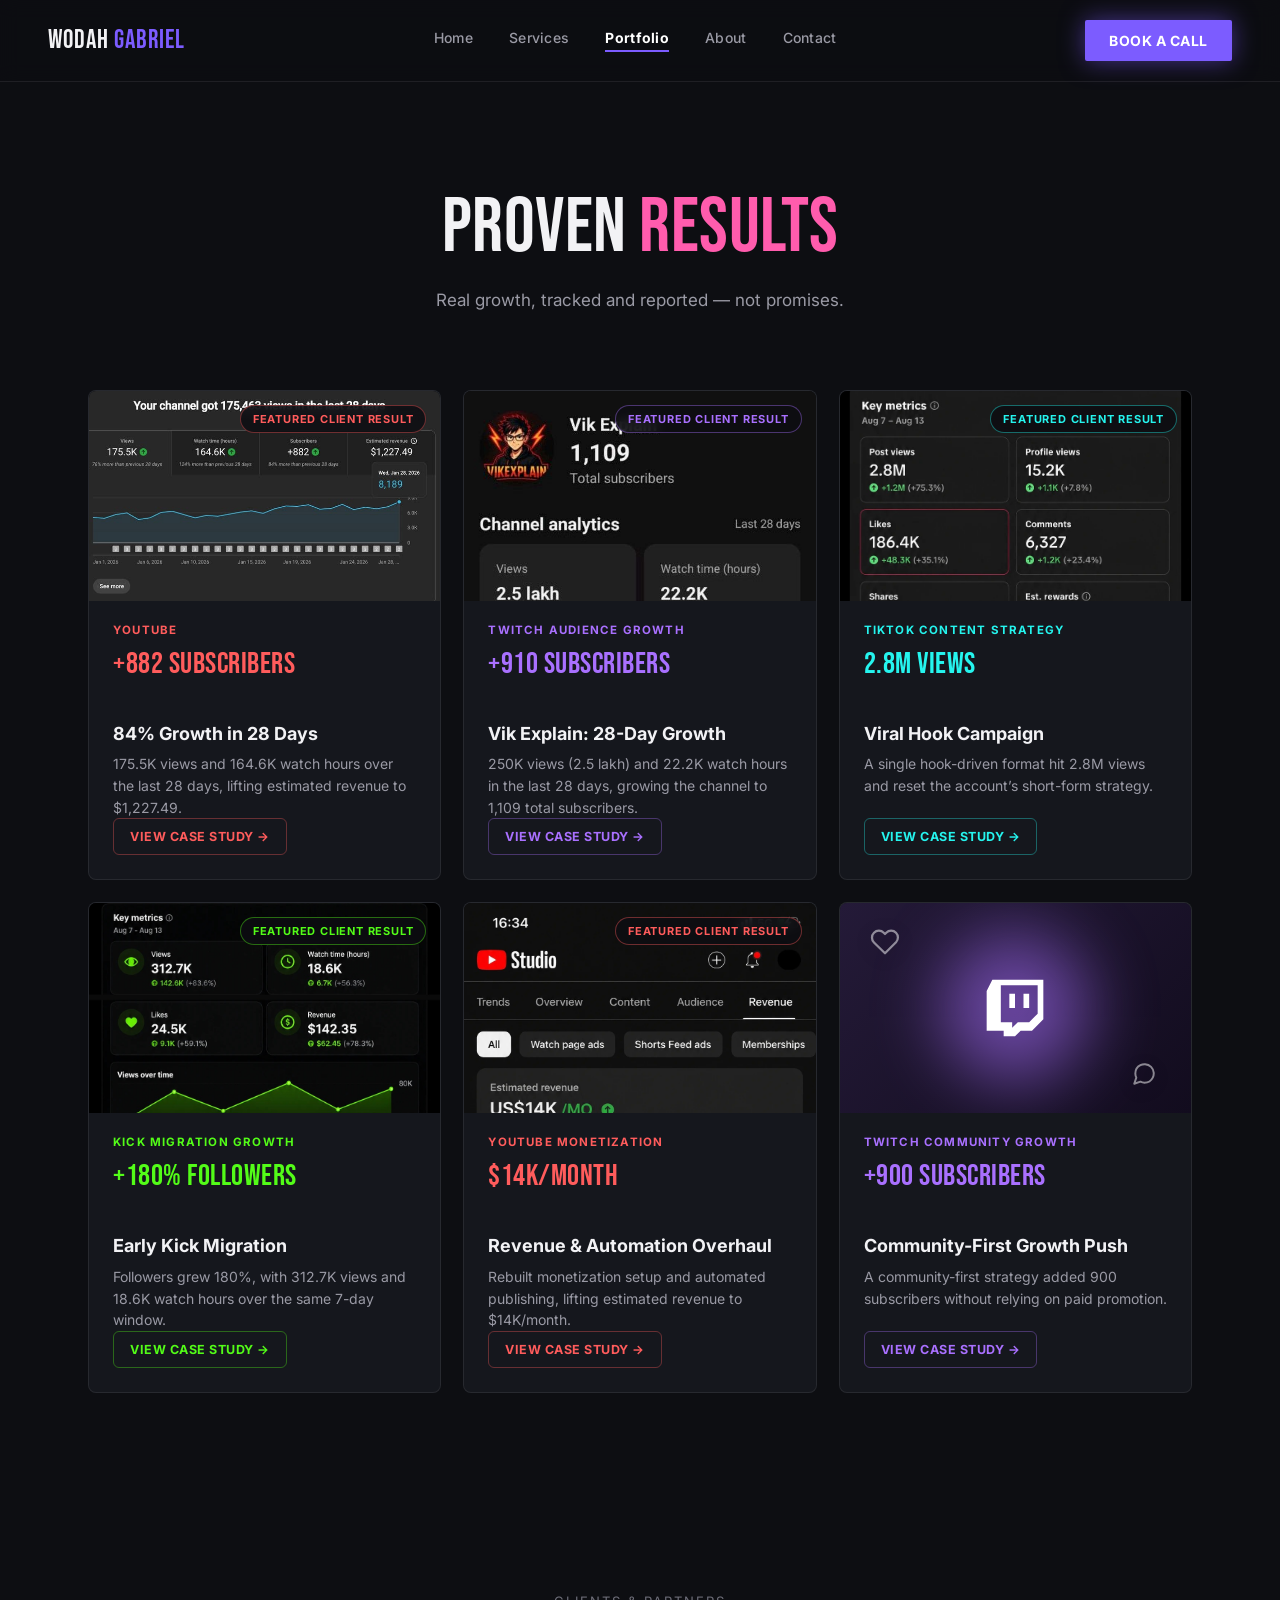
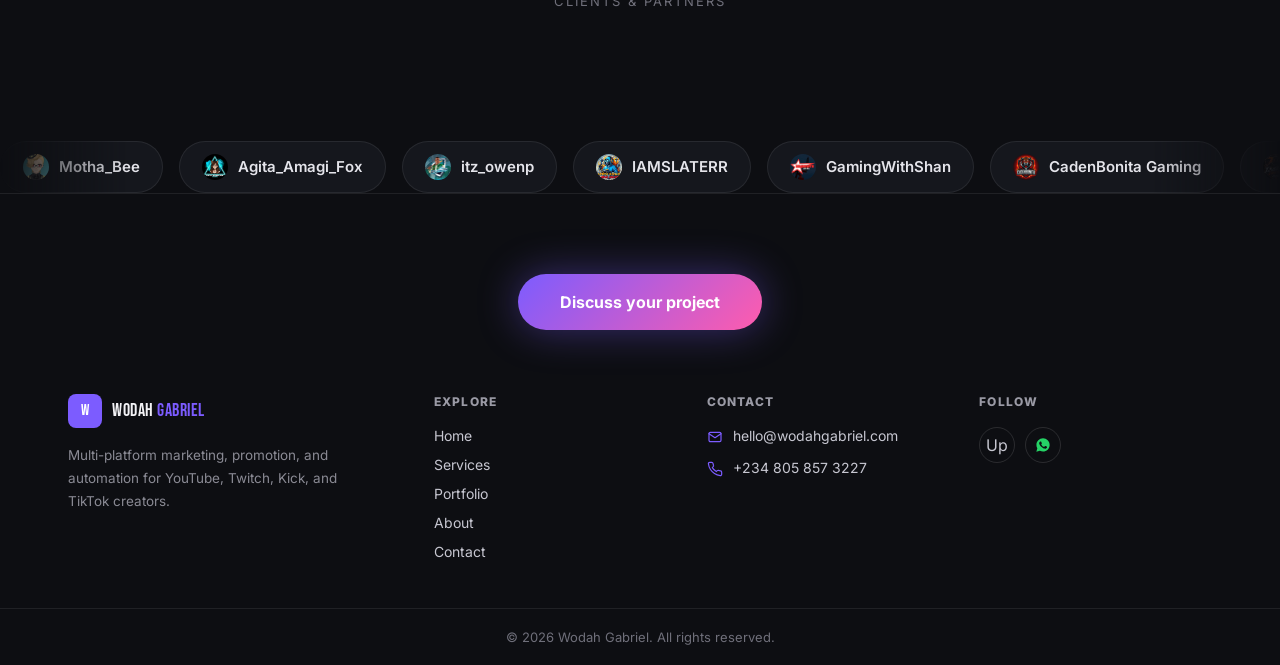
<file: portfolio.html>
<!DOCTYPE html>
<html lang="en">
<head>
<meta charset="utf-8">
<title>Portfolio — Wodah Gabriel</title>
<meta name="description" content="Real growth, tracked and reported — not promises. Case studies across YouTube, Twitch, Kick, and TikTok.">
<meta name="viewport" content="width=device-width, initial-scale=1">
<link rel="icon" href="assets/favicon.ico" sizes="any">
<link rel="icon" type="image/png" sizes="16x16" href="assets/favicon-16x16.png">
<link rel="icon" type="image/png" sizes="32x32" href="assets/favicon-32x32.png">
<link rel="icon" type="image/png" sizes="192x192" href="assets/favicon-192x192.png">
<link rel="apple-touch-icon" sizes="180x180" href="assets/apple-touch-icon.png">
<link rel="preconnect" href="https://fonts.googleapis.com">
<link href="https://fonts.googleapis.com/css2?family=Bebas+Neue&family=Inter:wght@400;500;600;700;800&display=swap" rel="stylesheet">
<link rel="stylesheet" href="css/style.css">
</head>
<body>

<nav class="nav">
  <a class="nav-logo" href="index.html">WODAH <span class="accent">GABRIEL</span></a>
  <div class="nav-links" id="nav-links">
    <a class="nav-link" href="index.html">Home</a>
    <a class="nav-link" href="services.html">Services</a>
    <a class="nav-link active" href="portfolio.html">Portfolio</a>
    <a class="nav-link" href="about.html">About</a>
    <a class="nav-link" href="contact.html">Contact</a>
  </div>
  <div class="nav-right">
    <a class="btn btn-primary" href="contact.html">BOOK A CALL</a>
    <button class="nav-toggle" id="nav-toggle" aria-label="Toggle menu" aria-expanded="false" aria-controls="nav-links">
      <span></span><span></span><span></span>
    </button>
  </div>
</nav>

<main>
  <div class="page-head">
    <div class="page-title">PROVEN <span class="pink">RESULTS</span></div>
    <div class="page-sub">Real growth, tracked and reported — not promises.</div>
  </div>

  <div class="case-studies-grid container-1200">
    <div class="case-card">
      <div class="case-media-photo">
        <div class="case-featured-badge">Featured Client Result</div>
        <img src="assets/case-studies/youtube-analytics.jpg" alt="YouTube Studio analytics showing 175.5K views, +882 subscribers, and 164.6K watch hours over 28 days" loading="lazy">
      </div>
      <div class="case-body">
        <div class="case-tag" style="color:#ff5c5c;">YOUTUBE</div>
        <div class="case-stat" style="color:#ff5c5c;">+882 Subscribers</div>
        <div class="case-title">84% Growth in 28 Days</div>
        <div class="case-desc">175.5K views and 164.6K watch hours over the last 28 days, lifting estimated revenue to $1,227.49.</div>
        <a class="case-view-btn" href="contact.html" style="color:#ff5c5c; border-color:rgba(255,92,92,0.35);">View Case Study &rarr;</a>
      </div>
    </div>
    <div class="case-card">
      <div class="case-media-photo">
        <div class="case-featured-badge" style="border-color:rgba(169,112,255,0.4); color:#a970ff;">Featured Client Result</div>
        <img src="assets/case-studies/twitch-analytics.jpg" alt="Vik Explain Twitch channel analytics showing 2.5 lakh views, 22.2K watch hours, and +910 subscribers over 28 days" loading="lazy">
      </div>
      <div class="case-body">
        <div class="case-tag" style="color:#a970ff;">TWITCH AUDIENCE GROWTH</div>
        <div class="case-stat" style="color:#a970ff;">+910 Subscribers</div>
        <div class="case-title">Vik Explain: 28-Day Growth</div>
        <div class="case-desc">250K views (2.5 lakh) and 22.2K watch hours in the last 28 days, growing the channel to 1,109 total subscribers.</div>
        <a class="case-view-btn" href="contact.html" style="color:#a970ff; border-color:rgba(169,112,255,0.35);">View Case Study &rarr;</a>
      </div>
    </div>
    <div class="case-card">
      <div class="case-media-photo">
        <div class="case-featured-badge" style="border-color:rgba(37,244,238,0.4); color:#25f4ee;">Featured Client Result</div>
        <img src="assets/case-studies/tiktok-analytics.jpg" alt="TikTok analytics showing 2.8M post views, 186.4K likes, and 18.9K shares over 7 days" loading="lazy">
      </div>
      <div class="case-body">
        <div class="case-tag" style="color:#25f4ee;">TIKTOK CONTENT STRATEGY</div>
        <div class="case-stat" style="color:#25f4ee;">2.8M Views</div>
        <div class="case-title">Viral Hook Campaign</div>
        <div class="case-desc">A single hook-driven format hit 2.8M views and reset the account&rsquo;s short-form strategy.</div>
        <a class="case-view-btn" href="contact.html" style="color:#25f4ee; border-color:rgba(37,244,238,0.35);">View Case Study &rarr;</a>
      </div>
    </div>
    <div class="case-card">
      <div class="case-media-photo">
        <div class="case-featured-badge" style="border-color:rgba(83,252,24,0.4); color:#53fc18;">Featured Client Result</div>
        <img src="assets/case-studies/kick-analytics.jpg" alt="Kick analytics showing 312.7K views, 18.6K watch hours, 24.5K likes, and $142.35 revenue over 7 days" loading="lazy">
      </div>
      <div class="case-body">
        <div class="case-tag" style="color:#53fc18;">KICK MIGRATION GROWTH</div>
        <div class="case-stat" style="color:#53fc18;">+180% Followers</div>
        <div class="case-title">Early Kick Migration</div>
        <div class="case-desc">Followers grew 180%, with 312.7K views and 18.6K watch hours over the same 7-day window.</div>
        <a class="case-view-btn" href="contact.html" style="color:#53fc18; border-color:rgba(83,252,24,0.35);">View Case Study &rarr;</a>
      </div>
    </div>
    <div class="case-card">
      <div class="case-media-photo">
        <div class="case-featured-badge" style="border-color:rgba(255,92,92,0.4); color:#ff5c5c;">Featured Client Result</div>
        <img src="assets/case-studies/youtube-revenue.jpg" alt="YouTube Studio revenue tab showing estimated revenue of US$14K per month, $9.6K more than usual" loading="lazy">
      </div>
      <div class="case-body">
        <div class="case-tag" style="color:#ff5c5c;">YOUTUBE MONETIZATION</div>
        <div class="case-stat" style="color:#ff5c5c;">$14K/Month</div>
        <div class="case-title">Revenue &amp; Automation Overhaul</div>
        <div class="case-desc">Rebuilt monetization setup and automated publishing, lifting estimated revenue to $14K/month.</div>
        <a class="case-view-btn" href="contact.html" style="color:#ff5c5c; border-color:rgba(255,92,92,0.35);">View Case Study &rarr;</a>
      </div>
    </div>
    <div class="case-card">
      <div class="case-media" style="background:linear-gradient(135deg, #241a38, #120c1e);">
        <div class="case-media-glow" style="background:#a970ff;"></div>
        <div class="case-media-satellite s1"><svg viewBox="0 0 24 24" fill="none" stroke="currentColor" stroke-width="1.8" stroke-linecap="round" stroke-linejoin="round"><path d="M20.8 4.6a5.5 5.5 0 0 0-7.8 0L12 5.6l-1-1a5.5 5.5 0 0 0-7.8 7.8l1 1L12 21l7.8-7.8 1-1a5.5 5.5 0 0 0 0-7.6z"/></svg></div>
        <div class="case-media-satellite s2"><svg viewBox="0 0 24 24" fill="none" stroke="currentColor" stroke-width="1.8" stroke-linecap="round" stroke-linejoin="round"><path d="M21 11.5a8.38 8.38 0 0 1-.9 3.8 8.5 8.5 0 0 1-7.6 4.7 8.38 8.38 0 0 1-3.8-.9L3 21l1.9-5.7a8.38 8.38 0 0 1-.9-3.8 8.5 8.5 0 0 1 4.7-7.6 8.38 8.38 0 0 1 3.8-.9h.5a8.48 8.48 0 0 1 8 8v.5z"/></svg></div>
        <div class="case-media-icon"><svg viewBox="0 0 24 24" fill="#fff"><path d="M4 2 2 6v14h6v2h4l2-2h4l4-4V2H4zm16 12-3 3h-4l-2 2v-2H7V4h13v10z"/><path d="M15 7h2v5h-2zM10 7h2v5h-2z"/></svg></div>
      </div>
      <div class="case-body">
        <div class="case-tag" style="color:#a970ff;">TWITCH COMMUNITY GROWTH</div>
        <div class="case-stat" style="color:#a970ff;">+900 Subscribers</div>
        <div class="case-title">Community-First Growth Push</div>
        <div class="case-desc">A community-first strategy added 900 subscribers without relying on paid promotion.</div>
        <a class="case-view-btn" href="contact.html" style="color:#a970ff; border-color:rgba(169,112,255,0.35);">View Case Study &rarr;</a>
      </div>
    </div>
  </div>

  <div class="partners-section container-1100">
    <div class="logos-label">CLIENTS &amp; PARTNERS</div>
  </div>
  <div class="platform-marquee-viewport">
    <div class="platform-marquee-track">
      <div class="logo-pill">
        <div class="logo-pill-icon is-avatar"><img src="assets/clients/motha-bee.png" alt="Motha_Bee"></div>
        <div class="logo-pill-name">Motha_Bee</div>
      </div>
      <div class="logo-pill">
        <div class="logo-pill-icon is-avatar"><img src="assets/clients/agita-amagi-fox.png" alt="Agita_Amagi_Fox"></div>
        <div class="logo-pill-name">Agita_Amagi_Fox</div>
      </div>
      <div class="logo-pill">
        <div class="logo-pill-icon is-avatar"><img src="assets/clients/itz-owenp.jpg" alt="itz_owenp"></div>
        <div class="logo-pill-name">itz_owenp</div>
      </div>
      <div class="logo-pill">
        <div class="logo-pill-icon is-avatar"><img src="assets/clients/iamslaterr.jpg" alt="IAMSLATERR"></div>
        <div class="logo-pill-name">IAMSLATERR</div>
      </div>
      <div class="logo-pill">
        <div class="logo-pill-icon is-avatar"><img src="assets/clients/gamingwithshan.jpg" alt="GamingWithShan"></div>
        <div class="logo-pill-name">GamingWithShan</div>
      </div>
      <div class="logo-pill">
        <div class="logo-pill-icon is-avatar"><img src="assets/clients/cadenbonita-gaming.jpg" alt="CadenBonita Gaming"></div>
        <div class="logo-pill-name">CadenBonita Gaming</div>
      </div>
      <div class="logo-pill">
        <div class="logo-pill-icon is-avatar"><img src="assets/clients/ijusrock-likethat.jpg" alt="IJUSROCK LIKETHAT"></div>
        <div class="logo-pill-name">IJUSROCK LIKETHAT</div>
      </div>
      <div class="logo-pill">
        <div class="logo-pill-icon is-avatar"><img src="assets/clients/imademon.jpg" alt="IMADEMON"></div>
        <div class="logo-pill-name">IMADEMON</div>
      </div>
      <div class="logo-pill">
        <div class="logo-pill-icon is-avatar"><img src="assets/clients/redzone-gaming.jpg" alt="REDZONE Gaming"></div>
        <div class="logo-pill-name">REDZONE Gaming</div>
      </div>
      <div class="logo-pill">
        <div class="logo-pill-icon is-avatar"><img src="assets/clients/motha-bee.png" alt="Motha_Bee"></div>
        <div class="logo-pill-name">Motha_Bee</div>
      </div>
      <div class="logo-pill">
        <div class="logo-pill-icon is-avatar"><img src="assets/clients/agita-amagi-fox.png" alt="Agita_Amagi_Fox"></div>
        <div class="logo-pill-name">Agita_Amagi_Fox</div>
      </div>
      <div class="logo-pill">
        <div class="logo-pill-icon is-avatar"><img src="assets/clients/itz-owenp.jpg" alt="itz_owenp"></div>
        <div class="logo-pill-name">itz_owenp</div>
      </div>
      <div class="logo-pill">
        <div class="logo-pill-icon is-avatar"><img src="assets/clients/iamslaterr.jpg" alt="IAMSLATERR"></div>
        <div class="logo-pill-name">IAMSLATERR</div>
      </div>
      <div class="logo-pill">
        <div class="logo-pill-icon is-avatar"><img src="assets/clients/gamingwithshan.jpg" alt="GamingWithShan"></div>
        <div class="logo-pill-name">GamingWithShan</div>
      </div>
      <div class="logo-pill">
        <div class="logo-pill-icon is-avatar"><img src="assets/clients/cadenbonita-gaming.jpg" alt="CadenBonita Gaming"></div>
        <div class="logo-pill-name">CadenBonita Gaming</div>
      </div>
      <div class="logo-pill">
        <div class="logo-pill-icon is-avatar"><img src="assets/clients/ijusrock-likethat.jpg" alt="IJUSROCK LIKETHAT"></div>
        <div class="logo-pill-name">IJUSROCK LIKETHAT</div>
      </div>
      <div class="logo-pill">
        <div class="logo-pill-icon is-avatar"><img src="assets/clients/imademon.jpg" alt="IMADEMON"></div>
        <div class="logo-pill-name">IMADEMON</div>
      </div>
      <div class="logo-pill">
        <div class="logo-pill-icon is-avatar"><img src="assets/clients/redzone-gaming.jpg" alt="REDZONE Gaming"></div>
        <div class="logo-pill-name">REDZONE Gaming</div>
      </div>
    </div>
  </div>
</main>

<footer class="footer">
  <div class="footer-cta-wrap">
    <a class="footer-cta-btn" href="contact.html">Discuss your project</a>
  </div>
  <div class="footer-main">
    <div>
      <div class="footer-brand-row">
        <div class="footer-mark">W</div>
        <div class="footer-brand-name">WODAH <span class="accent">GABRIEL</span></div>
      </div>
      <div class="footer-desc">Multi-platform marketing, promotion, and automation for YouTube, Twitch, Kick, and TikTok creators.</div>
    </div>
    <div>
      <div class="footer-col-title">EXPLORE</div>
      <div class="footer-links">
        <a href="index.html">Home</a>
        <a href="services.html">Services</a>
        <a href="portfolio.html">Portfolio</a>
        <a href="about.html">About</a>
        <a href="contact.html">Contact</a>
      </div>
    </div>
    <div>
      <div class="footer-col-title">CONTACT</div>
      <div class="footer-contact-item"><svg viewBox="0 0 24 24" fill="none" stroke="currentColor" stroke-width="1.8" stroke-linecap="round" stroke-linejoin="round"><rect x="3" y="5" width="18" height="14" rx="2"/><path d="m3 7 9 6 9-6"/></svg><a href="mailto:hello@wodahgabriel.com">hello@wodahgabriel.com</a></div>
      <div class="footer-contact-item"><svg viewBox="0 0 24 24" fill="none" stroke="currentColor" stroke-width="1.8" stroke-linecap="round" stroke-linejoin="round"><path d="M22 16.9v3a2 2 0 0 1-2.2 2 19.8 19.8 0 0 1-8.6-3.1 19.5 19.5 0 0 1-6-6A19.8 19.8 0 0 1 2.1 4.2 2 2 0 0 1 4.1 2h3a2 2 0 0 1 2 1.7c.1.9.3 1.8.6 2.7a2 2 0 0 1-.4 2.1L8 9.9a16 16 0 0 0 6 6l1.4-1.4a2 2 0 0 1 2.1-.4c.9.3 1.8.5 2.7.6a2 2 0 0 1 1.8 2z"/></svg><a href="tel:+2348058573227">+234 805 857 3227</a></div>
    </div>
    <div>
      <div class="footer-col-title">FOLLOW</div>
      <div class="footer-social-row">
        <a class="footer-social-icon" href="https://www.upwork.com/freelancers/~018749afb4ba446076" target="_blank" rel="noopener" title="Upwork">Up</a>
        <a class="footer-social-icon" href="https://wa.me/2348058573227" target="_blank" rel="noopener" title="WhatsApp" style="color:#25D366;"><svg viewBox="0 0 24 24" fill="currentColor"><path d="M12.04 2C6.58 2 2.13 6.45 2.13 11.91c0 1.77.46 3.44 1.35 4.93L2 22l5.31-1.39a9.9 9.9 0 0 0 4.73 1.2h.01c5.46 0 9.9-4.45 9.9-9.9C21.96 6.45 17.5 2 12.04 2zm5.8 14.07c-.24.68-1.4 1.3-1.93 1.38-.5.08-1.13.11-1.82-.11-.42-.13-.96-.31-1.65-.6-2.9-1.25-4.79-4.17-4.94-4.36-.14-.19-1.18-1.57-1.18-3 0-1.42.75-2.12 1.02-2.41.27-.29.58-.36.78-.36.2 0 .39 0 .56.01.18.01.42-.07.66.5.24.58.82 2 .89 2.15.07.15.12.32.02.51-.1.19-.15.31-.3.48-.15.17-.31.38-.44.51-.15.15-.3.31-.13.6.17.29.76 1.25 1.63 2.02 1.12 1 2.06 1.31 2.35 1.46.29.15.46.13.63-.08.17-.2.72-.84.91-1.13.19-.29.38-.24.64-.14.26.1 1.65.78 1.93.92.28.14.47.21.54.33.07.12.07.68-.17 1.36z"/></svg></a>
      </div>
    </div>
  </div>
  <div class="footer-bottom">&copy; 2026 Wodah Gabriel. All rights reserved.</div>
</footer>

<script src="js/nav.js"></script>

<!--Start of Tawk.to Script-->
<script type="text/javascript">
var Tawk_API=Tawk_API||{}, Tawk_LoadStart=new Date();
(function(){
var s1=document.createElement("script"),s0=document.getElementsByTagName("script")[0];
s1.async=true;
s1.src='https://embed.tawk.to/6a82f00764b484344ea62bf2/1k07nj7de';
s1.charset='UTF-8';
s1.setAttribute('crossorigin','*');
s0.parentNode.insertBefore(s1,s0);
})();
</script>
<!--End of Tawk.to Script-->
</body>
</html>
</file>
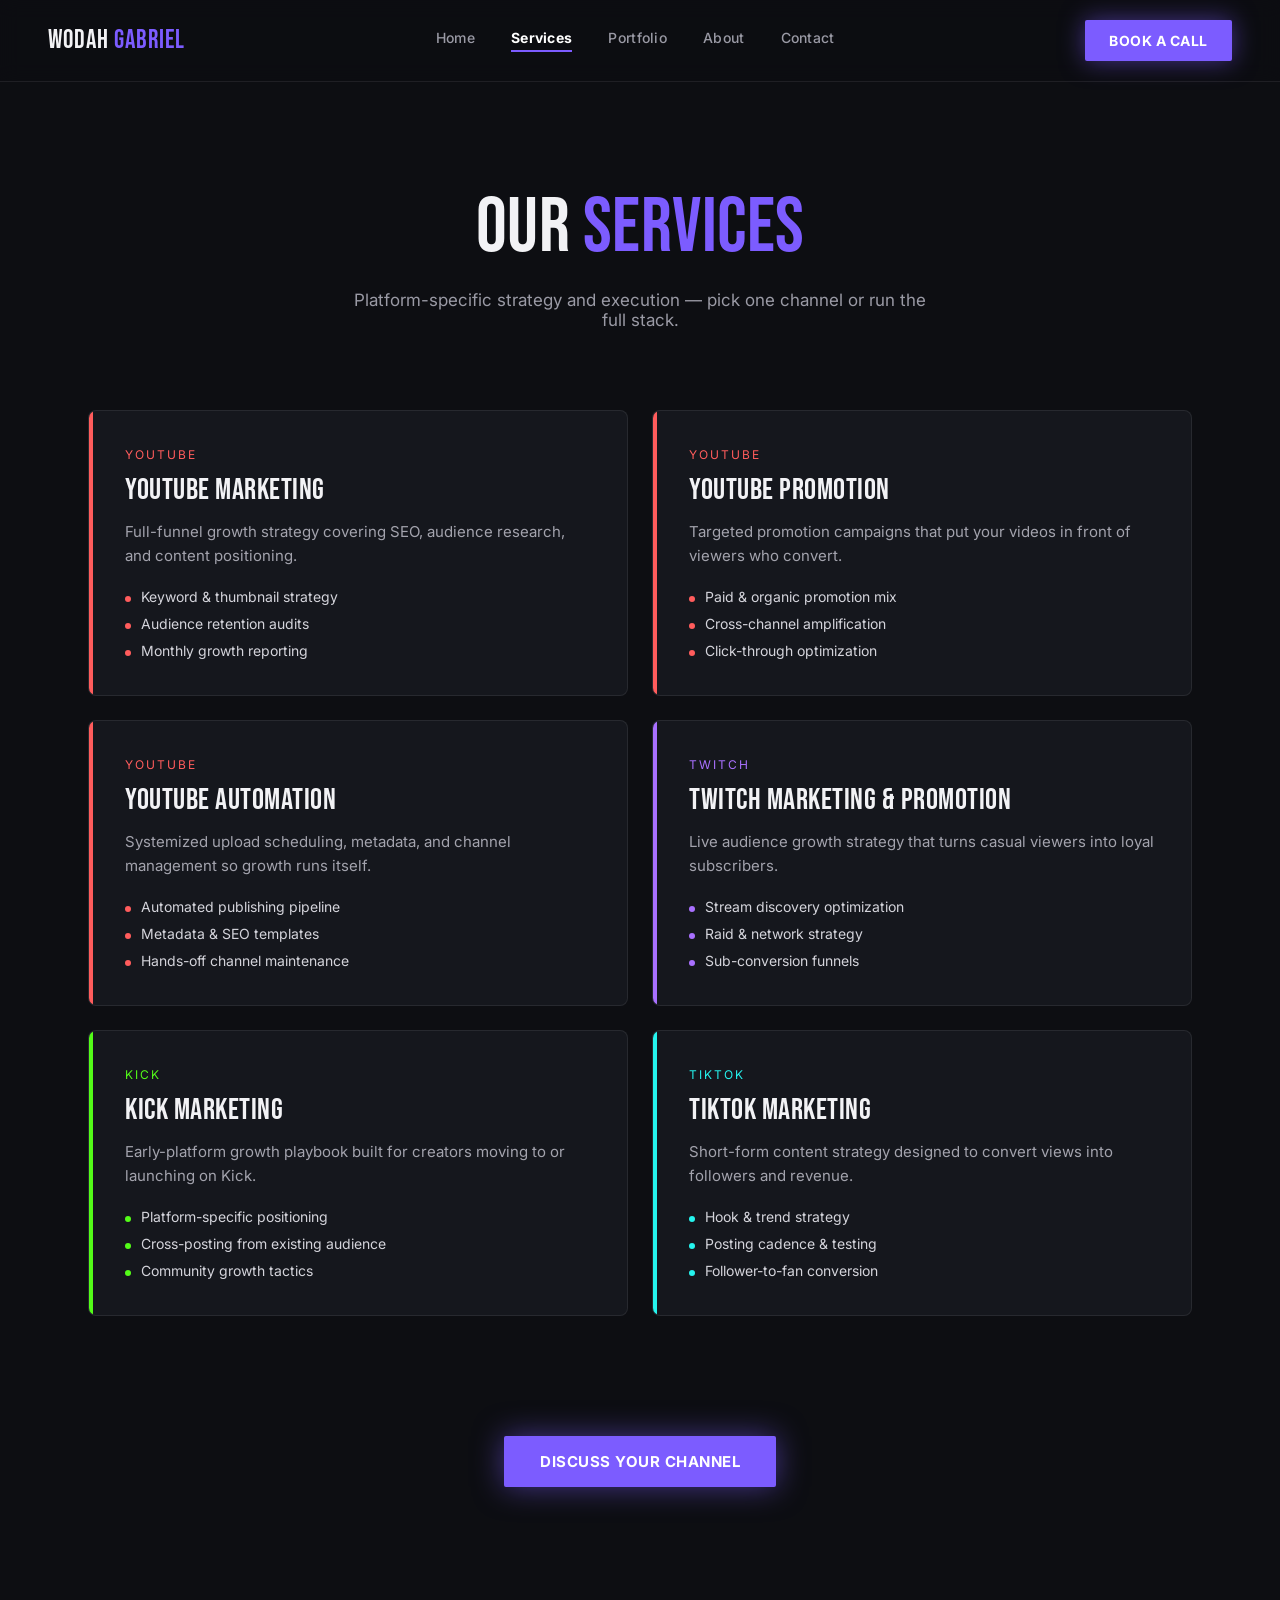
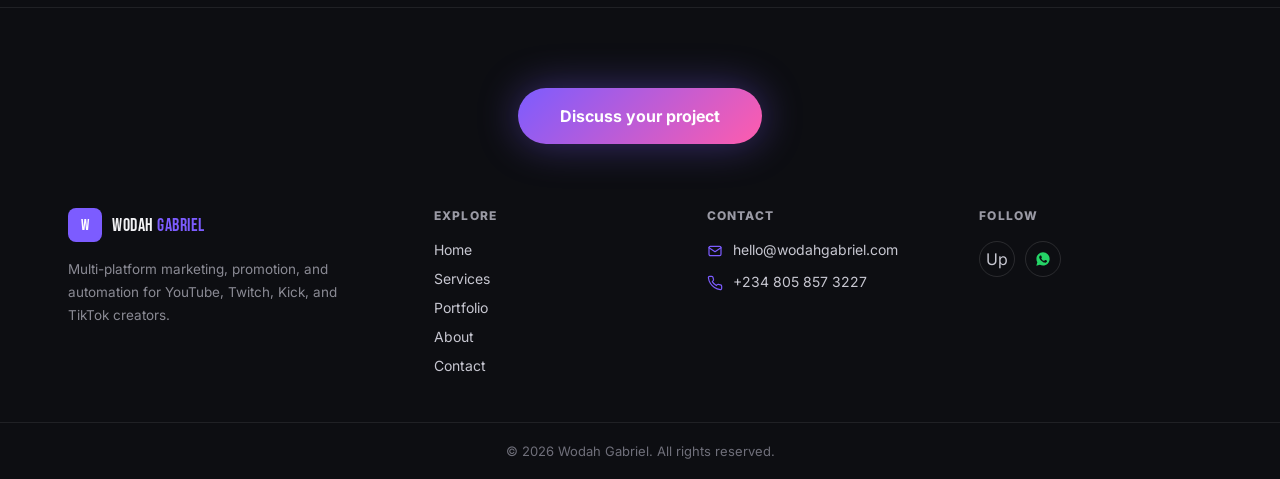
<file: services.html>
<!DOCTYPE html>
<html lang="en">
<head>
<meta charset="utf-8">
<title>Services — Wodah Gabriel</title>
<meta name="description" content="Platform-specific strategy and execution for YouTube, Twitch, Kick, and TikTok — pick one channel or run the full stack.">
<meta name="viewport" content="width=device-width, initial-scale=1">
<link rel="icon" href="assets/favicon.ico" sizes="any">
<link rel="icon" type="image/png" sizes="16x16" href="assets/favicon-16x16.png">
<link rel="icon" type="image/png" sizes="32x32" href="assets/favicon-32x32.png">
<link rel="icon" type="image/png" sizes="192x192" href="assets/favicon-192x192.png">
<link rel="apple-touch-icon" sizes="180x180" href="assets/apple-touch-icon.png">
<link rel="preconnect" href="https://fonts.googleapis.com">
<link href="https://fonts.googleapis.com/css2?family=Bebas+Neue&family=Inter:wght@400;500;600;700;800&display=swap" rel="stylesheet">
<link rel="stylesheet" href="css/style.css">
</head>
<body>

<nav class="nav">
  <a class="nav-logo" href="index.html">WODAH <span class="accent">GABRIEL</span></a>
  <div class="nav-links" id="nav-links">
    <a class="nav-link" href="index.html">Home</a>
    <a class="nav-link active" href="services.html">Services</a>
    <a class="nav-link" href="portfolio.html">Portfolio</a>
    <a class="nav-link" href="about.html">About</a>
    <a class="nav-link" href="contact.html">Contact</a>
  </div>
  <div class="nav-right">
    <a class="btn btn-primary" href="contact.html">BOOK A CALL</a>
    <button class="nav-toggle" id="nav-toggle" aria-label="Toggle menu" aria-expanded="false" aria-controls="nav-links">
      <span></span><span></span><span></span>
    </button>
  </div>
</nav>

<main>
  <div class="page-head">
    <div class="page-title">OUR <span class="accent">SERVICES</span></div>
    <div class="page-sub">Platform-specific strategy and execution — pick one channel or run the full stack.</div>
  </div>

  <div class="services-detail-grid container-1200">
    <div class="service-detail-card">
      <div class="stripe" style="background:#ff5c5c;"></div>
      <div class="service-tag" style="color:#ff5c5c;">YOUTUBE</div>
      <div class="service-detail-title">YOUTUBE MARKETING</div>
      <div class="service-detail-desc">Full-funnel growth strategy covering SEO, audience research, and content positioning.</div>
      <div class="service-bullets">
        <div class="service-bullet"><div class="bullet-dot" style="background:#ff5c5c;"></div>Keyword &amp; thumbnail strategy</div>
        <div class="service-bullet"><div class="bullet-dot" style="background:#ff5c5c;"></div>Audience retention audits</div>
        <div class="service-bullet"><div class="bullet-dot" style="background:#ff5c5c;"></div>Monthly growth reporting</div>
      </div>
    </div>

    <div class="service-detail-card">
      <div class="stripe" style="background:#ff5c5c;"></div>
      <div class="service-tag" style="color:#ff5c5c;">YOUTUBE</div>
      <div class="service-detail-title">YOUTUBE PROMOTION</div>
      <div class="service-detail-desc">Targeted promotion campaigns that put your videos in front of viewers who convert.</div>
      <div class="service-bullets">
        <div class="service-bullet"><div class="bullet-dot" style="background:#ff5c5c;"></div>Paid &amp; organic promotion mix</div>
        <div class="service-bullet"><div class="bullet-dot" style="background:#ff5c5c;"></div>Cross-channel amplification</div>
        <div class="service-bullet"><div class="bullet-dot" style="background:#ff5c5c;"></div>Click-through optimization</div>
      </div>
    </div>

    <div class="service-detail-card">
      <div class="stripe" style="background:#ff5c5c;"></div>
      <div class="service-tag" style="color:#ff5c5c;">YOUTUBE</div>
      <div class="service-detail-title">YOUTUBE AUTOMATION</div>
      <div class="service-detail-desc">Systemized upload scheduling, metadata, and channel management so growth runs itself.</div>
      <div class="service-bullets">
        <div class="service-bullet"><div class="bullet-dot" style="background:#ff5c5c;"></div>Automated publishing pipeline</div>
        <div class="service-bullet"><div class="bullet-dot" style="background:#ff5c5c;"></div>Metadata &amp; SEO templates</div>
        <div class="service-bullet"><div class="bullet-dot" style="background:#ff5c5c;"></div>Hands-off channel maintenance</div>
      </div>
    </div>

    <div class="service-detail-card">
      <div class="stripe" style="background:#a970ff;"></div>
      <div class="service-tag" style="color:#a970ff;">TWITCH</div>
      <div class="service-detail-title">TWITCH MARKETING &amp; PROMOTION</div>
      <div class="service-detail-desc">Live audience growth strategy that turns casual viewers into loyal subscribers.</div>
      <div class="service-bullets">
        <div class="service-bullet"><div class="bullet-dot" style="background:#a970ff;"></div>Stream discovery optimization</div>
        <div class="service-bullet"><div class="bullet-dot" style="background:#a970ff;"></div>Raid &amp; network strategy</div>
        <div class="service-bullet"><div class="bullet-dot" style="background:#a970ff;"></div>Sub-conversion funnels</div>
      </div>
    </div>

    <div class="service-detail-card">
      <div class="stripe" style="background:#53fc18;"></div>
      <div class="service-tag" style="color:#53fc18;">KICK</div>
      <div class="service-detail-title">KICK MARKETING</div>
      <div class="service-detail-desc">Early-platform growth playbook built for creators moving to or launching on Kick.</div>
      <div class="service-bullets">
        <div class="service-bullet"><div class="bullet-dot" style="background:#53fc18;"></div>Platform-specific positioning</div>
        <div class="service-bullet"><div class="bullet-dot" style="background:#53fc18;"></div>Cross-posting from existing audience</div>
        <div class="service-bullet"><div class="bullet-dot" style="background:#53fc18;"></div>Community growth tactics</div>
      </div>
    </div>

    <div class="service-detail-card">
      <div class="stripe" style="background:#25f4ee;"></div>
      <div class="service-tag" style="color:#25f4ee;">TIKTOK</div>
      <div class="service-detail-title">TIKTOK MARKETING</div>
      <div class="service-detail-desc">Short-form content strategy designed to convert views into followers and revenue.</div>
      <div class="service-bullets">
        <div class="service-bullet"><div class="bullet-dot" style="background:#25f4ee;"></div>Hook &amp; trend strategy</div>
        <div class="service-bullet"><div class="bullet-dot" style="background:#25f4ee;"></div>Posting cadence &amp; testing</div>
        <div class="service-bullet"><div class="bullet-dot" style="background:#25f4ee;"></div>Follower-to-fan conversion</div>
      </div>
    </div>
  </div>

  <div class="services-cta">
    <a class="services-cta-btn" href="contact.html">DISCUSS YOUR CHANNEL</a>
  </div>
</main>

<footer class="footer">
  <div class="footer-cta-wrap">
    <a class="footer-cta-btn" href="contact.html">Discuss your project</a>
  </div>
  <div class="footer-main">
    <div>
      <div class="footer-brand-row">
        <div class="footer-mark">W</div>
        <div class="footer-brand-name">WODAH <span class="accent">GABRIEL</span></div>
      </div>
      <div class="footer-desc">Multi-platform marketing, promotion, and automation for YouTube, Twitch, Kick, and TikTok creators.</div>
    </div>
    <div>
      <div class="footer-col-title">EXPLORE</div>
      <div class="footer-links">
        <a href="index.html">Home</a>
        <a href="services.html">Services</a>
        <a href="portfolio.html">Portfolio</a>
        <a href="about.html">About</a>
        <a href="contact.html">Contact</a>
      </div>
    </div>
    <div>
      <div class="footer-col-title">CONTACT</div>
      <div class="footer-contact-item"><svg viewBox="0 0 24 24" fill="none" stroke="currentColor" stroke-width="1.8" stroke-linecap="round" stroke-linejoin="round"><rect x="3" y="5" width="18" height="14" rx="2"/><path d="m3 7 9 6 9-6"/></svg><a href="mailto:hello@wodahgabriel.com">hello@wodahgabriel.com</a></div>
      <div class="footer-contact-item"><svg viewBox="0 0 24 24" fill="none" stroke="currentColor" stroke-width="1.8" stroke-linecap="round" stroke-linejoin="round"><path d="M22 16.9v3a2 2 0 0 1-2.2 2 19.8 19.8 0 0 1-8.6-3.1 19.5 19.5 0 0 1-6-6A19.8 19.8 0 0 1 2.1 4.2 2 2 0 0 1 4.1 2h3a2 2 0 0 1 2 1.7c.1.9.3 1.8.6 2.7a2 2 0 0 1-.4 2.1L8 9.9a16 16 0 0 0 6 6l1.4-1.4a2 2 0 0 1 2.1-.4c.9.3 1.8.5 2.7.6a2 2 0 0 1 1.8 2z"/></svg><a href="tel:+2348058573227">+234 805 857 3227</a></div>
    </div>
    <div>
      <div class="footer-col-title">FOLLOW</div>
      <div class="footer-social-row">
        <a class="footer-social-icon" href="https://www.upwork.com/freelancers/~018749afb4ba446076" target="_blank" rel="noopener" title="Upwork">Up</a>
        <a class="footer-social-icon" href="https://wa.me/2348058573227" target="_blank" rel="noopener" title="WhatsApp" style="color:#25D366;"><svg viewBox="0 0 24 24" fill="currentColor"><path d="M12.04 2C6.58 2 2.13 6.45 2.13 11.91c0 1.77.46 3.44 1.35 4.93L2 22l5.31-1.39a9.9 9.9 0 0 0 4.73 1.2h.01c5.46 0 9.9-4.45 9.9-9.9C21.96 6.45 17.5 2 12.04 2zm5.8 14.07c-.24.68-1.4 1.3-1.93 1.38-.5.08-1.13.11-1.82-.11-.42-.13-.96-.31-1.65-.6-2.9-1.25-4.79-4.17-4.94-4.36-.14-.19-1.18-1.57-1.18-3 0-1.42.75-2.12 1.02-2.41.27-.29.58-.36.78-.36.2 0 .39 0 .56.01.18.01.42-.07.66.5.24.58.82 2 .89 2.15.07.15.12.32.02.51-.1.19-.15.31-.3.48-.15.17-.31.38-.44.51-.15.15-.3.31-.13.6.17.29.76 1.25 1.63 2.02 1.12 1 2.06 1.31 2.35 1.46.29.15.46.13.63-.08.17-.2.72-.84.91-1.13.19-.29.38-.24.64-.14.26.1 1.65.78 1.93.92.28.14.47.21.54.33.07.12.07.68-.17 1.36z"/></svg></a>
      </div>
    </div>
  </div>
  <div class="footer-bottom">&copy; 2026 Wodah Gabriel. All rights reserved.</div>
</footer>

<script src="js/nav.js"></script>

<!--Start of Tawk.to Script-->
<script type="text/javascript">
var Tawk_API=Tawk_API||{}, Tawk_LoadStart=new Date();
(function(){
var s1=document.createElement("script"),s0=document.getElementsByTagName("script")[0];
s1.async=true;
s1.src='https://embed.tawk.to/6a82f00764b484344ea62bf2/1k07nj7de';
s1.charset='UTF-8';
s1.setAttribute('crossorigin','*');
s0.parentNode.insertBefore(s1,s0);
})();
</script>
<!--End of Tawk.to Script-->
</body>
</html>
</file>
<file: css/style.css>
/* Wodah Gabriel Portfolio — shared styles
   Recreated from Claude Design prototype (project/Wodah Gabriel Portfolio.dc.html) */

* {
  box-sizing: border-box;
}

body {
  margin: 0;
  background: #0d0e12;
  color: #f2f2f5;
  font-family: 'Inter', sans-serif;
  min-height: 100vh;
  overflow-x: hidden;
}

::selection {
  background: #7c5cff;
  color: #fff;
}

a {
  color: inherit;
  text-decoration: none;
}

@keyframes pulseGlow {
  0%, 100% { opacity: .5; }
  50% { opacity: 1; }
}

/* ---------- Layout helpers ---------- */
.container {
  max-width: 1240px;
  margin: 0 auto;
}

.container-narrow {
  max-width: 1000px;
  margin: 0 auto;
}

.container-1100 {
  max-width: 1100px;
  margin: 0 auto;
}

.container-1200 {
  max-width: 1200px;
  margin: 0 auto;
}

/* ---------- Nav ---------- */
.nav {
  position: sticky;
  top: 0;
  z-index: 50;
  display: flex;
  align-items: center;
  justify-content: space-between;
  padding: 20px 48px;
  background: rgba(13, 14, 18, 0.85);
  backdrop-filter: blur(10px);
  border-bottom: 1px solid rgba(255, 255, 255, 0.08);
}

.nav-logo {
  font-family: 'Bebas Neue', sans-serif;
  font-size: 26px;
  letter-spacing: 1px;
  cursor: pointer;
}

.nav-logo .accent {
  color: #7c5cff;
}

.nav-links {
  display: flex;
  align-items: center;
  gap: 36px;
}

.nav-link {
  font-size: 14px;
  font-weight: 500;
  color: #9a9aa5;
  cursor: pointer;
  letter-spacing: 0.3px;
  border-bottom: 2px solid transparent;
  padding-bottom: 4px;
}

.nav-link.active {
  font-weight: 700;
  color: #ffffff;
  border-bottom: 2px solid #7c5cff;
}

.nav-link:hover {
  color: #ffffff;
}

.nav-right {
  display: flex;
  align-items: center;
  gap: 14px;
}

.nav-toggle {
  display: none;
  flex-direction: column;
  justify-content: center;
  align-items: center;
  gap: 5px;
  width: 40px;
  height: 40px;
  background: none;
  border: none;
  cursor: pointer;
  padding: 0;
  flex-shrink: 0;
}

.nav-toggle span {
  display: block;
  width: 22px;
  height: 2px;
  background: #f2f2f5;
  border-radius: 2px;
  transition: transform 0.25s ease, opacity 0.25s ease;
}

.nav-toggle.open span:nth-child(1) {
  transform: translateY(7px) rotate(45deg);
}

.nav-toggle.open span:nth-child(2) {
  opacity: 0;
}

.nav-toggle.open span:nth-child(3) {
  transform: translateY(-7px) rotate(-45deg);
}

.btn {
  display: inline-block;
  font-weight: 700;
  font-size: 14px;
  letter-spacing: 0.5px;
  border-radius: 2px;
  cursor: pointer;
  border: none;
  font-family: inherit;
}

.btn-primary {
  padding: 12px 24px;
  background: #7c5cff;
  color: #fff;
  box-shadow: 0 0 24px rgba(124, 92, 255, 0.5);
}

.btn-primary:hover {
  background: #8f72ff;
}

/* ---------- Hero ---------- */
.hero {
  position: relative;
  padding: 90px 48px 110px;
  overflow: hidden;
}

.hero-glow {
  position: absolute;
  top: -220px;
  left: 10%;
  width: 900px;
  height: 600px;
  background: radial-gradient(circle, rgba(124, 92, 255, 0.3), transparent 70%);
  filter: blur(20px);
  pointer-events: none;
}

.hero-grid {
  position: relative;
  max-width: 1320px;
  margin: 0 auto;
  display: grid;
  grid-template-columns: 1.05fr 0.95fr;
  gap: 64px;
  align-items: center;
}

.hero-content {
  position: relative;
  text-align: left;
}

.eyebrow {
  position: relative;
  display: inline-block;
  padding: 8px 18px;
  border: 1px solid rgba(124, 92, 255, 0.4);
  border-radius: 100px;
  font-size: 13px;
  letter-spacing: 1px;
  color: #c3b8ff;
  margin-bottom: 28px;
}

.display {
  font-family: 'Bebas Neue', sans-serif;
  font-size: clamp(44px, 6vw, 92px);
  line-height: 0.95;
  letter-spacing: 1px;
  margin: 0;
}

.display .accent {
  color: #7c5cff;
  text-shadow: 0 0 40px rgba(124, 92, 255, 0.6);
}

.hero-sub {
  max-width: 520px;
  margin: 28px 0 0;
  font-size: 18px;
  line-height: 1.6;
  color: #a3a3ad;
}

.hero-actions {
  display: flex;
  justify-content: flex-start;
  gap: 16px;
  margin-top: 40px;
  flex-wrap: wrap;
}

.btn-hero-primary {
  padding: 16px 34px;
  background: #7c5cff;
  color: #fff;
  font-weight: 700;
  font-size: 15px;
  letter-spacing: 0.5px;
  border-radius: 2px;
  cursor: pointer;
  box-shadow: 0 0 30px rgba(124, 92, 255, 0.5);
}

.btn-hero-primary:hover {
  background: #8f72ff;
}

.btn-hero-secondary {
  padding: 16px 34px;
  border: 1px solid rgba(255, 255, 255, 0.2);
  color: #f2f2f5;
  font-weight: 700;
  font-size: 15px;
  letter-spacing: 0.5px;
  border-radius: 2px;
  cursor: pointer;
}

.btn-hero-secondary:hover {
  border-color: rgba(255, 255, 255, 0.4);
}

/* Hero media (streamer photo) */
.hero-media {
  position: relative;
  display: flex;
  justify-content: center;
  align-items: center;
}

.hero-media::before {
  content: '';
  position: absolute;
  width: 380px;
  height: 380px;
  background: radial-gradient(circle, rgba(124, 92, 255, 0.4), transparent 70%);
  filter: blur(50px);
  z-index: 0;
}

.hero-photo-frame {
  position: relative;
  z-index: 1;
  width: 100%;
  max-width: 420px;
  aspect-ratio: 4 / 5;
  border-radius: 20px;
  overflow: hidden;
  border: 1px solid rgba(124, 92, 255, 0.35);
  box-shadow:
    0 0 0 1px rgba(255, 255, 255, 0.04),
    0 40px 80px rgba(0, 0, 0, 0.55),
    0 0 70px rgba(124, 92, 255, 0.25);
}

.hero-photo-frame img {
  width: 100%;
  height: 100%;
  object-fit: cover;
  object-position: 60% 40%;
  display: block;
}

.hero-photo-frame::after {
  content: '';
  position: absolute;
  inset: 0;
  background:
    linear-gradient(180deg, rgba(13, 14, 18, 0) 60%, rgba(13, 14, 18, 0.75) 100%),
    linear-gradient(0deg, rgba(124, 92, 255, 0.12), transparent 30%);
  pointer-events: none;
}

.hero-frame-corner {
  position: absolute;
  z-index: 2;
  width: 34px;
  height: 34px;
  pointer-events: none;
}

.hero-frame-corner.top-left {
  top: -10px;
  left: -10px;
  border-top: 2px solid #7c5cff;
  border-left: 2px solid #7c5cff;
  border-radius: 6px 0 0 0;
}

.hero-frame-corner.bottom-right {
  bottom: -10px;
  right: -10px;
  border-bottom: 2px solid #ff5cad;
  border-right: 2px solid #ff5cad;
  border-radius: 0 0 6px 0;
}

.hero-live-badge {
  position: absolute;
  z-index: 2;
  bottom: 20px;
  left: 20px;
  display: flex;
  align-items: center;
  gap: 8px;
  padding: 8px 14px;
  background: rgba(13, 14, 18, 0.75);
  backdrop-filter: blur(8px);
  border: 1px solid rgba(255, 255, 255, 0.12);
  border-radius: 100px;
  font-size: 12px;
  font-weight: 700;
  letter-spacing: 0.5px;
}

.hero-live-dot {
  width: 8px;
  height: 8px;
  border-radius: 50%;
  background: #ff5c5c;
  box-shadow: 0 0 8px #ff5c5c;
  animation: pulseGlow 1.6s ease-in-out infinite;
}

/* ---------- Stats strip ---------- */
.stats {
  display: grid;
  grid-template-columns: repeat(4, 1fr);
  gap: 1px;
  background: rgba(255, 255, 255, 0.08);
  border-top: 1px solid rgba(255, 255, 255, 0.08);
  border-bottom: 1px solid rgba(255, 255, 255, 0.08);
}

.stat {
  background: #0d0e12;
  padding: 36px 24px;
  text-align: center;
}

.stat-value {
  font-family: 'Bebas Neue', sans-serif;
  font-size: 44px;
  color: #7c5cff;
}

.stat-label {
  font-size: 13px;
  color: #9a9aa5;
  letter-spacing: 0.5px;
  margin-top: 6px;
}

/* ---------- Section headings ---------- */
.section {
  padding: 100px 48px;
}

.section-head {
  text-align: center;
  margin-bottom: 56px;
}

.section-title {
  font-family: 'Bebas Neue', sans-serif;
  font-size: clamp(32px, 4vw, 52px);
  letter-spacing: 0.5px;
}

.section-title .pink {
  color: #ff5cad;
}

.section-title .accent {
  color: #7c5cff;
}

.section-sub {
  color: #9a9aa5;
  font-size: 16px;
  margin-top: 10px;
}

.page-head {
  padding: 100px 48px 40px;
  text-align: center;
}

.page-title {
  font-family: 'Bebas Neue', sans-serif;
  font-size: clamp(40px, 6vw, 84px);
  letter-spacing: 0.5px;
}

.page-title .accent {
  color: #7c5cff;
}

.page-title .pink {
  color: #ff5cad;
}

.page-sub {
  color: #9a9aa5;
  font-size: 17px;
  max-width: 600px;
  margin: 16px auto 0;
}

/* ---------- Cards ---------- */
.card {
  background: #15171d;
  border: 1px solid rgba(255, 255, 255, 0.08);
  border-radius: 6px;
  padding: 28px;
}

.services-grid {
  display: grid;
  grid-template-columns: repeat(3, 1fr);
  gap: 20px;
}

.service-card.card {
  background: transparent;
  border: none;
  padding: 0;
}

.service-card {
  display: block;
  cursor: pointer;
  perspective: 1200px;
  transition: transform 0.2s ease;
}

.service-card:hover {
  transform: translateY(-2px);
}

.dot {
  width: 8px;
  height: 8px;
  border-radius: 50%;
  margin-bottom: 16px;
}

.service-title {
  font-family: 'Bebas Neue', sans-serif;
  font-size: 22px;
  letter-spacing: 0.5px;
}

.service-blurb {
  color: #9a9aa5;
  font-size: 14px;
  line-height: 1.6;
  margin-top: 10px;
}

/* Flip + bubble effect */
.card-flip {
  position: relative;
  min-height: 190px;
  transform-style: preserve-3d;
  transition: transform 0.7s cubic-bezier(0.4, 0.2, 0.2, 1);
}

.service-card:hover .card-flip {
  transform: rotateY(180deg);
}

.card-face {
  position: absolute;
  inset: 0;
  backface-visibility: hidden;
  -webkit-backface-visibility: hidden;
  background: #15171d;
  border: 1px solid rgba(255, 255, 255, 0.08);
  border-radius: 6px;
  padding: 28px;
  display: flex;
  flex-direction: column;
  transition: border-color 0.2s ease;
}

.service-card:hover .card-face-front {
  border-color: rgba(124, 92, 255, 0.4);
}

.card-face-back {
  transform: rotateY(180deg);
  align-items: flex-start;
  justify-content: center;
  overflow: hidden;
}

.dot-lg {
  width: 32px;
  height: 32px;
  border-radius: 50%;
  margin-bottom: 16px;
}

.card-cta {
  font-size: 13px;
  font-weight: 700;
  letter-spacing: 0.5px;
  color: var(--accent, #7c5cff);
  margin-top: 8px;
}

.bubbles {
  position: absolute;
  inset: 0;
  overflow: hidden;
  pointer-events: none;
}

.bubbles span {
  position: absolute;
  bottom: -20px;
  width: 8px;
  height: 8px;
  border-radius: 50%;
  background: var(--accent, #7c5cff);
  opacity: 0;
  animation: bubbleUp 3.2s ease-in infinite;
}

.bubbles span:nth-child(1) { left: 10%; animation-delay: 0s; }
.bubbles span:nth-child(2) { left: 28%; width: 6px; height: 6px; animation-delay: 0.5s; }
.bubbles span:nth-child(3) { left: 48%; width: 10px; height: 10px; animation-delay: 1s; }
.bubbles span:nth-child(4) { left: 67%; width: 6px; height: 6px; animation-delay: 1.6s; }
.bubbles span:nth-child(5) { left: 85%; animation-delay: 2.1s; }

@keyframes bubbleUp {
  0% { transform: translateY(0) scale(0.7); opacity: 0; }
  15% { opacity: 0.55; }
  90% { opacity: 0.2; }
  100% { transform: translateY(-170px) scale(1.15); opacity: 0; }
}

/* ---------- Logos ---------- */
.logos-band {
  padding: 80px 48px;
  background: #101116;
  border-top: 1px solid rgba(255, 255, 255, 0.08);
  border-bottom: 1px solid rgba(255, 255, 255, 0.08);
}

.logos-label {
  text-align: center;
  font-size: 13px;
  letter-spacing: 2px;
  color: #6f6f7a;
  margin-bottom: 32px;
}

.logos-grid {
  display: grid;
  grid-template-columns: repeat(5, 1fr);
  gap: 16px;
}

.logo-placeholder {
  height: 64px;
  display: flex;
  align-items: center;
  justify-content: center;
  border: 1px dashed rgba(255, 255, 255, 0.15);
  border-radius: 4px;
  font-family: monospace;
  font-size: 12px;
  color: #6f6f7a;
  letter-spacing: 0.5px;
}

/* Platform logo marquee (floating strip) */
.platform-marquee-viewport {
  overflow: hidden;
  width: 100%;
  -webkit-mask-image: linear-gradient(90deg, transparent, #000 10%, #000 90%, transparent);
  mask-image: linear-gradient(90deg, transparent, #000 10%, #000 90%, transparent);
}

.platform-marquee-track {
  display: flex;
  align-items: center;
  gap: 16px;
  width: max-content;
  animation: platformMarquee 26s linear infinite;
}

.platform-marquee-viewport:hover .platform-marquee-track {
  animation-play-state: paused;
}

@keyframes platformMarquee {
  from { transform: translateX(0); }
  to { transform: translateX(-50%); }
}

.logo-pill {
  display: flex;
  align-items: center;
  gap: 10px;
  padding: 12px 22px;
  background: #15171d;
  border: 1px solid rgba(255, 255, 255, 0.08);
  border-radius: 100px;
  white-space: nowrap;
  flex-shrink: 0;
}

.logo-pill-icon {
  width: 26px;
  height: 26px;
  border-radius: 7px;
  display: flex;
  align-items: center;
  justify-content: center;
  flex-shrink: 0;
}

.logo-pill-icon svg {
  width: 15px;
  height: 15px;
}

.logo-pill-icon.is-avatar {
  border-radius: 50%;
  overflow: hidden;
}

.logo-pill-icon.is-avatar img {
  width: 100%;
  height: 100%;
  object-fit: cover;
  display: block;
}

.logo-pill-name {
  font-size: 15px;
  font-weight: 600;
  color: #e4e4ea;
}

@media (prefers-reduced-motion: reduce) {
  .platform-marquee-track {
    animation: none;
  }
}

/* ---------- Testimonials (example X-post cards) ---------- */
.testimonials-section {
  position: relative;
  overflow: hidden;
  background-image:
    radial-gradient(circle at 15% 10%, rgba(124, 92, 255, 0.16), transparent 40%),
    radial-gradient(circle at 85% 90%, rgba(255, 92, 173, 0.14), transparent 40%),
    radial-gradient(rgba(255, 255, 255, 0.06) 1px, transparent 1px);
  background-size: auto, auto, 22px 22px;
}

.testimonials-grid {
  position: relative;
  display: grid;
  grid-template-columns: repeat(3, 1fr);
  gap: 20px;
}

.x-card {
  position: relative;
  background: rgba(21, 23, 29, 0.72);
  backdrop-filter: blur(6px);
  border: 1px solid rgba(255, 255, 255, 0.09);
  border-radius: 16px;
  padding: 26px;
}

.x-card-header {
  display: flex;
  align-items: flex-start;
  gap: 12px;
}

.x-avatar {
  width: 40px;
  height: 40px;
  border-radius: 50%;
  display: flex;
  align-items: center;
  justify-content: center;
  font-weight: 700;
  font-size: 15px;
  color: #fff;
  flex-shrink: 0;
}

.x-meta {
  flex: 1;
  min-width: 0;
}

.x-name-row {
  display: flex;
  align-items: center;
  gap: 5px;
}

.x-name {
  font-weight: 700;
  font-size: 15px;
  color: #f2f2f5;
}

.x-verified {
  flex-shrink: 0;
}

.x-handle-row {
  display: flex;
  align-items: center;
  gap: 6px;
  font-size: 13px;
  color: #8a8a94;
  margin-top: 1px;
}

.x-follow {
  color: #3b9eff;
  font-weight: 700;
}

.x-logo {
  font-size: 15px;
  font-weight: 700;
  color: #8a8a94;
  flex-shrink: 0;
}

.x-quote {
  font-size: 15px;
  line-height: 1.6;
  color: #e4e4ea;
  margin-top: 14px;
}

.x-stat-box {
  margin-top: 16px;
  padding: 16px;
  background: rgba(13, 14, 18, 0.6);
  border: 1px solid rgba(255, 255, 255, 0.07);
  border-radius: 10px;
}

.x-stat-label {
  font-size: 11px;
  letter-spacing: 1px;
  color: #8a8a94;
  margin-bottom: 10px;
}

.x-stat-row {
  display: flex;
  align-items: baseline;
  gap: 14px;
}

.x-stat-value {
  font-family: 'Bebas Neue', sans-serif;
  font-size: 26px;
  color: #f2f2f5;
}

.x-stat-value.x-stat-after {
  color: #3b9eff;
}

.x-stat-sub-row {
  display: flex;
  gap: 14px;
  margin-top: 2px;
}

.x-stat-sub {
  font-size: 11.5px;
  color: #8a8a94;
}

.x-platform {
  font-size: 13px;
  color: #8a8a94;
  margin-top: 14px;
}

.x-divider {
  border-top: 1px solid rgba(255, 255, 255, 0.08);
  margin-top: 14px;
}

.x-footer {
  display: flex;
  align-items: center;
  gap: 22px;
  margin-top: 14px;
}

.x-footer-item {
  display: flex;
  align-items: center;
  gap: 6px;
  font-size: 13px;
  color: #8a8a94;
}

.x-footer-item svg {
  width: 16px;
  height: 16px;
  flex-shrink: 0;
}

.testimonials-disclaimer {
  position: relative;
  text-align: center;
  font-size: 13px;
  color: #6f6f7a;
  margin-top: 36px;
}

/* ---------- Field Notes ---------- */
.new-badge {
  display: inline-block;
  background: #7c5cff;
  color: #fff;
  font-size: 11px;
  font-weight: 800;
  letter-spacing: 0.5px;
  padding: 4px 10px;
  border-radius: 100px;
  vertical-align: middle;
  margin-right: 10px;
  text-transform: uppercase;
}

.field-notes-grid {
  display: grid;
  grid-template-columns: repeat(2, 1fr);
  gap: 24px;
}

.field-note-card {
  background: #15171d;
  border: 1px solid rgba(255, 255, 255, 0.08);
  border-radius: 8px;
  padding: 32px;
}

.field-note-tag {
  font-size: 12px;
  letter-spacing: 1.5px;
  color: #7c5cff;
  font-weight: 700;
  text-transform: uppercase;
}

.field-note-title {
  font-size: 20px;
  font-weight: 800;
  color: #f2f2f5;
  margin-top: 12px;
  line-height: 1.3;
}

.field-note-body {
  font-size: 14.5px;
  line-height: 1.7;
  color: #a3a3ad;
  margin-top: 14px;
}

/* ---------- CTA band ---------- */
.cta-band {
  padding: 110px 48px;
  text-align: center;
  background: radial-gradient(circle at 50% 0%, rgba(255, 92, 173, 0.15), transparent 60%);
}

.cta-title {
  font-family: 'Bebas Neue', sans-serif;
  font-size: clamp(36px, 5vw, 64px);
  letter-spacing: 0.5px;
}

.cta-btn {
  padding: 18px 40px;
  background: #7c5cff;
  color: #fff;
  font-weight: 700;
  font-size: 16px;
  letter-spacing: 0.5px;
  border-radius: 2px;
  display: inline-block;
  margin-top: 34px;
  cursor: pointer;
  box-shadow: 0 0 30px rgba(124, 92, 255, 0.5);
}

.cta-btn:hover {
  background: #8f72ff;
}

/* ---------- Services page ---------- */
.services-detail-grid {
  padding: 40px 48px 120px;
  display: grid;
  grid-template-columns: repeat(2, 1fr);
  gap: 24px;
}

.service-detail-card {
  background: #15171d;
  border: 1px solid rgba(255, 255, 255, 0.08);
  border-radius: 8px;
  padding: 36px;
  position: relative;
  overflow: hidden;
}

.service-detail-card .stripe {
  position: absolute;
  top: 0;
  left: 0;
  width: 4px;
  height: 100%;
}

.service-tag {
  font-size: 12px;
  letter-spacing: 2px;
  margin-bottom: 10px;
}

.service-detail-title {
  font-family: 'Bebas Neue', sans-serif;
  font-size: 30px;
  letter-spacing: 0.5px;
}

.service-detail-desc {
  color: #a3a3ad;
  font-size: 15px;
  line-height: 1.6;
  margin-top: 12px;
}

.service-bullets {
  display: flex;
  flex-direction: column;
  gap: 10px;
  margin-top: 20px;
}

.service-bullet {
  display: flex;
  align-items: baseline;
  gap: 10px;
  font-size: 14px;
  color: #d4d4db;
}

.service-bullet .bullet-dot {
  width: 6px;
  height: 6px;
  border-radius: 50%;
  flex-shrink: 0;
}

.services-cta {
  padding: 0 48px 120px;
  text-align: center;
}

.services-cta-btn {
  padding: 16px 36px;
  background: #7c5cff;
  color: #fff;
  font-weight: 700;
  font-size: 15px;
  letter-spacing: 0.5px;
  border-radius: 2px;
  display: inline-block;
  cursor: pointer;
  box-shadow: 0 0 30px rgba(124, 92, 255, 0.5);
}

.services-cta-btn:hover {
  background: #8f72ff;
}

/* ---------- Portfolio page ---------- */
.case-studies-grid {
  padding: 40px 48px;
  display: grid;
  grid-template-columns: repeat(3, 1fr);
  gap: 22px;
}

.case-card {
  display: flex;
  flex-direction: column;
  background: #15171d;
  border: 1px solid rgba(255, 255, 255, 0.08);
  border-radius: 8px;
  overflow: hidden;
  transition: border-color 0.2s ease, transform 0.2s ease;
}

.case-card:hover {
  border-color: rgba(255, 255, 255, 0.18);
  transform: translateY(-2px);
}

.case-media {
  position: relative;
  flex-shrink: 0;
  height: 210px;
  display: flex;
  align-items: center;
  justify-content: center;
  overflow: hidden;
}

.case-media-glow {
  position: absolute;
  width: 150px;
  height: 150px;
  border-radius: 50%;
  filter: blur(34px);
  opacity: 0.55;
}

.case-media-icon {
  position: relative;
  z-index: 2;
  display: flex;
  align-items: center;
  justify-content: center;
  width: 68px;
  height: 68px;
  animation: caseFloatMain 4.5s ease-in-out infinite;
}

.case-media-icon svg {
  width: 100%;
  height: 100%;
}

.case-media-satellite {
  position: absolute;
  z-index: 1;
  display: flex;
  align-items: center;
  justify-content: center;
  color: #fff;
  opacity: 0.5;
  filter: drop-shadow(0 4px 10px rgba(0, 0, 0, 0.35));
}

.case-media-satellite svg {
  width: 100%;
  height: 100%;
}

.case-media-satellite.s1 {
  width: 30px;
  height: 30px;
  top: 24px;
  left: 30px;
  animation: caseFloatSat1 5s ease-in-out infinite;
}

.case-media-satellite.s2 {
  width: 26px;
  height: 26px;
  bottom: 26px;
  right: 34px;
  animation: caseFloatSat2 4.2s ease-in-out infinite 0.6s;
}

@keyframes caseFloatMain {
  0%, 100% { transform: translateY(0); }
  50% { transform: translateY(-9px); }
}

@keyframes caseFloatSat1 {
  0%, 100% { transform: translateY(0) rotate(0deg); }
  50% { transform: translateY(-12px) rotate(-8deg); }
}

@keyframes caseFloatSat2 {
  0%, 100% { transform: translateY(0) rotate(0deg); }
  50% { transform: translateY(11px) rotate(7deg); }
}

@media (prefers-reduced-motion: reduce) {
  .case-media-icon,
  .case-media-satellite.s1,
  .case-media-satellite.s2 {
    animation: none;
  }
}

.case-media-photo {
  position: relative;
  flex-shrink: 0;
  width: 100%;
  height: 210px;
  display: block;
  background: #0d0e12;
  overflow: hidden;
}

.case-media-photo img {
  width: 100%;
  height: 100%;
  display: block;
  object-fit: cover;
  object-position: top center;
  transition: transform 0.4s ease;
}

.case-card:hover .case-media-photo img {
  transform: scale(1.06);
}

.case-featured-badge {
  position: absolute;
  top: 14px;
  right: 14px;
  z-index: 2;
  display: flex;
  align-items: center;
  gap: 6px;
  padding: 6px 12px;
  background: rgba(13, 14, 18, 0.85);
  backdrop-filter: blur(6px);
  border: 1px solid rgba(255, 92, 92, 0.4);
  border-radius: 100px;
  font-size: 11px;
  font-weight: 700;
  letter-spacing: 0.8px;
  color: #ff5c5c;
  text-transform: uppercase;
}

.case-body {
  position: relative;
  display: flex;
  flex-direction: column;
  flex: 1;
  padding: 22px 24px 24px;
}

.case-tag {
  font-size: 11.5px;
  font-weight: 700;
  letter-spacing: 1.2px;
  text-transform: uppercase;
}

.case-stat {
  font-family: 'Bebas Neue', sans-serif;
  font-size: 30px;
  letter-spacing: 0.5px;
  margin-top: 10px;
  line-height: 1.18;
  min-height: 71px;
}

.case-title {
  font-size: 18px;
  font-weight: 700;
  color: #f2f2f5;
  line-height: 1.3;
  margin-top: 4px;
  display: -webkit-box;
  -webkit-line-clamp: 2;
  -webkit-box-orient: vertical;
  overflow: hidden;
}

.case-desc {
  font-size: 14px;
  color: #9a9aa5;
  line-height: 1.55;
  margin-top: 8px;
  display: -webkit-box;
  -webkit-line-clamp: 3;
  -webkit-box-orient: vertical;
  overflow: hidden;
}

.case-view-btn {
  display: inline-flex;
  align-items: center;
  gap: 6px;
  align-self: flex-start;
  margin-top: auto;
  padding: 10px 16px;
  border: 1px solid rgba(255, 255, 255, 0.15);
  border-radius: 6px;
  font-size: 12.5px;
  font-weight: 700;
  letter-spacing: 0.5px;
  text-transform: uppercase;
  color: #f2f2f5;
  cursor: pointer;
  transition: border-color 0.2s ease, background 0.2s ease;
}

.case-view-btn:hover {
  border-color: currentColor;
  background: rgba(255, 255, 255, 0.04);
}

.partners-section {
  padding: 100px 48px;
  margin: 60px auto 0;
}

/* ---------- About page ---------- */
.about-intro {
  padding: 100px 48px;
}

.about-grid {
  display: grid;
  grid-template-columns: 1fr 1fr;
  gap: 60px;
  margin-top: 60px;
  align-items: center;
}

.about-photo {
  height: 340px;
  background: repeating-linear-gradient(135deg, #1c1e26 0px, #1c1e26 10px, #181a21 10px, #181a21 20px);
  border-radius: 12px;
  display: flex;
  align-items: center;
  justify-content: center;
  font-family: monospace;
  font-size: 12px;
  color: #6f6f7a;
  border: 1px solid rgba(124, 92, 255, 0.35);
  box-shadow: 0 0 50px rgba(124, 92, 255, 0.25);
  overflow: hidden;
}

.about-photo img {
  width: 100%;
  height: 100%;
  object-fit: cover;
  object-position: center 20%;
  display: block;
}

.founder-eyebrow {
  display: inline-block;
  background: rgba(124, 92, 255, 0.2);
  color: #c3b8ff;
  padding: 6px 14px;
  font-size: 12px;
  font-weight: 700;
  letter-spacing: 1.5px;
  text-transform: uppercase;
  border-radius: 4px;
}

.founder-name {
  font-size: clamp(30px, 3.4vw, 44px);
  font-weight: 800;
  line-height: 1.2;
  margin-top: 16px;
}

.founder-name .hl {
  background: rgba(124, 92, 255, 0.22);
  color: #f2f2f5;
  padding: 3px 10px;
  border-radius: 4px;
  box-decoration-break: clone;
  -webkit-box-decoration-break: clone;
}

.founder-role {
  font-weight: 700;
  color: #f2f2f5;
  margin-top: 14px;
  font-size: 15px;
}

.about-copy p {
  font-size: 16px;
  line-height: 1.8;
  color: #d4d4db;
  margin: 0;
}

.about-copy p + p {
  margin-top: 18px;
}

.founder-bio {
  margin-top: 16px;
}

.approach-section {
  margin-top: 100px;
}

.approach-title {
  text-align: center;
  font-family: 'Bebas Neue', sans-serif;
  font-size: 32px;
  letter-spacing: 0.5px;
  margin-bottom: 40px;
}

.approach-grid {
  display: grid;
  grid-template-columns: repeat(4, 1fr);
  gap: 20px;
}

.approach-card {
  padding: 26px;
  background: #15171d;
  border: 1px solid rgba(255, 255, 255, 0.08);
  border-radius: 8px;
}

.approach-num {
  font-family: 'Bebas Neue', sans-serif;
  font-size: 36px;
  color: #7c5cff;
}

.approach-card-title {
  font-weight: 700;
  margin-top: 10px;
}

.approach-desc {
  font-size: 13px;
  color: #9a9aa5;
  margin-top: 8px;
  line-height: 1.5;
}

.why-us-grid {
  margin-top: 100px;
  display: grid;
  grid-template-columns: repeat(3, 1fr);
  gap: 20px;
}

.why-us-item {
  text-align: center;
  padding: 20px;
}

.why-us-title {
  font-family: 'Bebas Neue', sans-serif;
  font-size: 24px;
  color: #ff5cad;
}

.why-us-desc {
  font-size: 14px;
  color: #9a9aa5;
  margin-top: 8px;
  line-height: 1.5;
}

/* ---------- Contact page ---------- */
.contact-intro {
  padding: 100px 48px 120px;
}

.contact-heading {
  text-align: center;
}

.contact-sub {
  color: #9a9aa5;
  font-size: 17px;
  text-align: center;
  max-width: 560px;
  margin: 16px auto 0;
}

.contact-grid {
  display: grid;
  grid-template-columns: 1.2fr 1fr;
  gap: 40px;
  margin-top: 60px;
}

.contact-form {
  background: #15171d;
  border: 1px solid rgba(255, 255, 255, 0.08);
  border-radius: 8px;
  padding: 36px;
  display: flex;
  flex-direction: column;
  gap: 18px;
}

.field-label {
  font-size: 13px;
  color: #9a9aa5;
  margin-bottom: 6px;
}

.contact-form input,
.contact-form select,
.contact-form textarea {
  width: 100%;
  padding: 14px;
  background: #0d0e12;
  border: 1px solid rgba(255, 255, 255, 0.12);
  border-radius: 4px;
  color: #f2f2f5;
  font-size: 15px;
  font-family: inherit;
}

.contact-form textarea {
  resize: vertical;
}

.contact-form input:focus,
.contact-form select:focus,
.contact-form textarea:focus {
  outline: none;
  border-color: #7c5cff;
}

.budget-group {
  display: grid;
  grid-template-columns: repeat(2, 1fr);
  gap: 10px;
}

.budget-option {
  position: relative;
}

.budget-option input {
  position: absolute;
  opacity: 0;
  width: 100%;
  height: 100%;
  margin: 0;
  cursor: pointer;
}

.budget-option label {
  display: flex;
  flex-direction: column;
  align-items: center;
  justify-content: center;
  gap: 4px;
  padding: 14px 10px;
  background: #0d0e12;
  border: 1px solid rgba(255, 255, 255, 0.12);
  border-radius: 4px;
  cursor: pointer;
  text-align: center;
  transition: border-color 0.15s, background 0.15s;
}

.budget-letter {
  font-size: 12px;
  font-weight: 700;
  letter-spacing: 1px;
  color: #9a9aa5;
}

.budget-amount {
  font-size: 16px;
  font-weight: 700;
  color: #f2f2f5;
}

.budget-option input:checked + label {
  border-color: #7c5cff;
  background: rgba(124, 92, 255, 0.14);
  box-shadow: 0 0 0 1px #7c5cff inset;
}

.budget-option input:checked + label .budget-letter,
.budget-option input:checked + label .budget-amount {
  color: #c3b8ff;
}

.budget-option input:focus-visible + label {
  outline: 2px solid #7c5cff;
  outline-offset: 2px;
}

.contact-submit {
  padding: 16px;
  background: #7c5cff;
  color: #fff;
  font-weight: 700;
  font-size: 15px;
  letter-spacing: 0.5px;
  border-radius: 4px;
  text-align: center;
  cursor: pointer;
  box-shadow: 0 0 30px rgba(124, 92, 255, 0.5);
  border: none;
  font-family: inherit;
}

.contact-submit:hover {
  background: #8f72ff;
}

.contact-submit:disabled {
  opacity: 0.7;
  cursor: not-allowed;
}

.form-status {
  font-size: 14px;
  line-height: 1.5;
  min-height: 20px;
}

.form-status-success {
  color: #53fc18;
}

.form-status-error {
  color: #ff5c5c;
}

.contact-side {
  display: flex;
  flex-direction: column;
  gap: 20px;
}

.contact-info-card {
  background: #15171d;
  border: 1px solid rgba(255, 255, 255, 0.08);
  border-radius: 8px;
  padding: 28px;
}

.contact-info-label {
  font-size: 12px;
  letter-spacing: 1.5px;
  color: #7c5cff;
}

.contact-info-value {
  font-size: 18px;
  margin-top: 8px;
}

.contact-info-text {
  font-size: 15px;
  margin-top: 8px;
  color: #d4d4db;
  line-height: 1.6;
}

.social-list {
  display: flex;
  flex-direction: column;
  gap: 10px;
  margin-top: 10px;
  font-size: 14px;
  color: #d4d4db;
  font-family: monospace;
}

/* ---------- Footer ---------- */
.footer-cta-wrap {
  text-align: center;
  padding: 80px 48px 64px;
  border-top: 1px solid rgba(255, 255, 255, 0.08);
}

.footer-cta-btn {
  display: inline-block;
  padding: 18px 42px;
  background: linear-gradient(135deg, #7c5cff, #ff5cad);
  color: #fff;
  font-weight: 700;
  font-size: 16px;
  border-radius: 100px;
  box-shadow: 0 0 40px rgba(124, 92, 255, 0.4);
  cursor: pointer;
}

.footer-cta-btn:hover {
  box-shadow: 0 0 55px rgba(124, 92, 255, 0.6);
}

.footer-main {
  padding: 0 48px 48px;
  display: grid;
  grid-template-columns: 1.4fr 1fr 1fr 1fr;
  gap: 40px;
  max-width: 1240px;
  margin: 0 auto;
}

.footer-brand-row {
  display: flex;
  align-items: center;
  gap: 10px;
}

.footer-mark {
  width: 34px;
  height: 34px;
  border-radius: 8px;
  background: #7c5cff;
  display: flex;
  align-items: center;
  justify-content: center;
  font-family: 'Bebas Neue', sans-serif;
  font-size: 15px;
  color: #fff;
  flex-shrink: 0;
}

.footer-brand-name {
  font-family: 'Bebas Neue', sans-serif;
  font-size: 18px;
  letter-spacing: 0.5px;
}

.footer-brand-name .accent {
  color: #7c5cff;
}

.footer-desc {
  margin-top: 16px;
  font-size: 13.5px;
  line-height: 1.7;
  color: #8a8a94;
  max-width: 280px;
}

.footer-col-title {
  font-size: 12px;
  font-weight: 800;
  letter-spacing: 1.2px;
  text-transform: uppercase;
  color: #9a9aa5;
  margin-bottom: 18px;
}

.footer-links {
  display: flex;
  flex-direction: column;
  gap: 12px;
}

.footer-links a {
  font-size: 14px;
  color: #c7c7d1;
}

.footer-links a:hover {
  color: #fff;
}

.footer-contact-item {
  display: flex;
  align-items: flex-start;
  gap: 10px;
  font-size: 14px;
  color: #c7c7d1;
  margin-bottom: 14px;
}

.footer-contact-item svg {
  width: 16px;
  height: 16px;
  flex-shrink: 0;
  margin-top: 2px;
  color: #7c5cff;
}

.footer-social-row {
  display: flex;
  gap: 10px;
  flex-wrap: wrap;
}

.footer-social-icon {
  width: 36px;
  height: 36px;
  border-radius: 50%;
  border: 1px solid rgba(255, 255, 255, 0.12);
  display: flex;
  align-items: center;
  justify-content: center;
  color: #c7c7d1;
  cursor: pointer;
  flex-shrink: 0;
}

.footer-social-icon svg {
  width: 16px;
  height: 16px;
}

.footer-social-icon:hover {
  border-color: #7c5cff;
  color: #fff;
}

.footer-bottom {
  border-top: 1px solid rgba(255, 255, 255, 0.08);
  text-align: center;
  padding: 20px;
  font-size: 13px;
  color: #6f6f7a;
}

/* ---------- Responsive ---------- */
@media (max-width: 900px) {
  .nav {
    padding: 16px 24px;
  }

  .nav-links {
    gap: 20px;
  }

  .hero,
  .section,
  .page-head,
  .about-intro,
  .contact-intro {
    padding-left: 24px;
    padding-right: 24px;
  }

  .hero-grid {
    grid-template-columns: 1fr;
    gap: 48px;
  }

  .hero-content {
    text-align: center;
  }

  .hero-sub {
    margin-left: auto;
    margin-right: auto;
  }

  .hero-actions {
    justify-content: center;
  }

  .hero-media {
    order: -1;
  }

  .hero-photo-frame {
    max-width: 340px;
  }

  .stats {
    grid-template-columns: repeat(2, 1fr);
  }

  .services-grid,
  .testimonials-grid,
  .logos-grid,
  .services-detail-grid,
  .case-studies-grid,
  .approach-grid,
  .why-us-grid,
  .field-notes-grid {
    grid-template-columns: repeat(2, 1fr);
  }

  .about-grid,
  .contact-grid {
    grid-template-columns: 1fr;
  }

  .footer-main {
    grid-template-columns: 1fr 1fr;
    row-gap: 32px;
  }
}

@media (max-width: 640px) {
  .nav {
    padding: 14px 20px;
  }

  .nav-toggle {
    display: flex;
  }

  .nav-links {
    display: none;
    position: absolute;
    top: 100%;
    left: 0;
    right: 0;
    flex-direction: column;
    align-items: stretch;
    gap: 0;
    background: #0d0e12;
    border-bottom: 1px solid rgba(255, 255, 255, 0.08);
    box-shadow: 0 16px 28px rgba(0, 0, 0, 0.45);
    padding: 8px 20px 16px;
  }

  .nav-links.open {
    display: flex;
  }

  .nav-link {
    width: 100%;
    padding: 15px 4px;
    font-size: 16px;
    border-bottom: 1px solid rgba(255, 255, 255, 0.07);
  }

  .nav-link:last-child {
    border-bottom: none;
  }

  .nav-logo {
    font-size: 20px;
  }

  .nav-right {
    gap: 10px;
  }

  .nav-right .btn-primary {
    padding: 9px 12px;
    font-size: 11.5px;
    white-space: nowrap;
  }

  .hero {
    padding-top: 56px;
    padding-bottom: 56px;
  }

  .section,
  .about-intro,
  .contact-intro {
    padding-top: 56px;
    padding-bottom: 56px;
  }

  .page-head {
    padding-top: 56px;
    padding-bottom: 24px;
  }

  .cta-band {
    padding-top: 64px;
    padding-bottom: 64px;
  }

  .footer-cta-wrap {
    padding: 56px 24px 44px;
  }

  .approach-section,
  .why-us-grid {
    margin-top: 56px;
  }

  .partners-section {
    padding-top: 56px;
    padding-bottom: 56px;
    margin-top: 32px;
  }

  .logos-band {
    padding-top: 48px;
    padding-bottom: 48px;
  }

  .stats,
  .services-grid,
  .testimonials-grid,
  .logos-grid,
  .services-detail-grid,
  .case-studies-grid,
  .approach-grid,
  .why-us-grid,
  .field-notes-grid {
    grid-template-columns: 1fr;
  }

  .footer-main {
    grid-template-columns: 1fr;
    text-align: center;
  }

  .footer-brand-row {
    justify-content: center;
  }

  .footer-desc {
    max-width: none;
    margin-left: auto;
    margin-right: auto;
  }

  .footer-contact-item {
    justify-content: center;
  }

  .footer-social-row {
    justify-content: center;
  }
}
</file>
